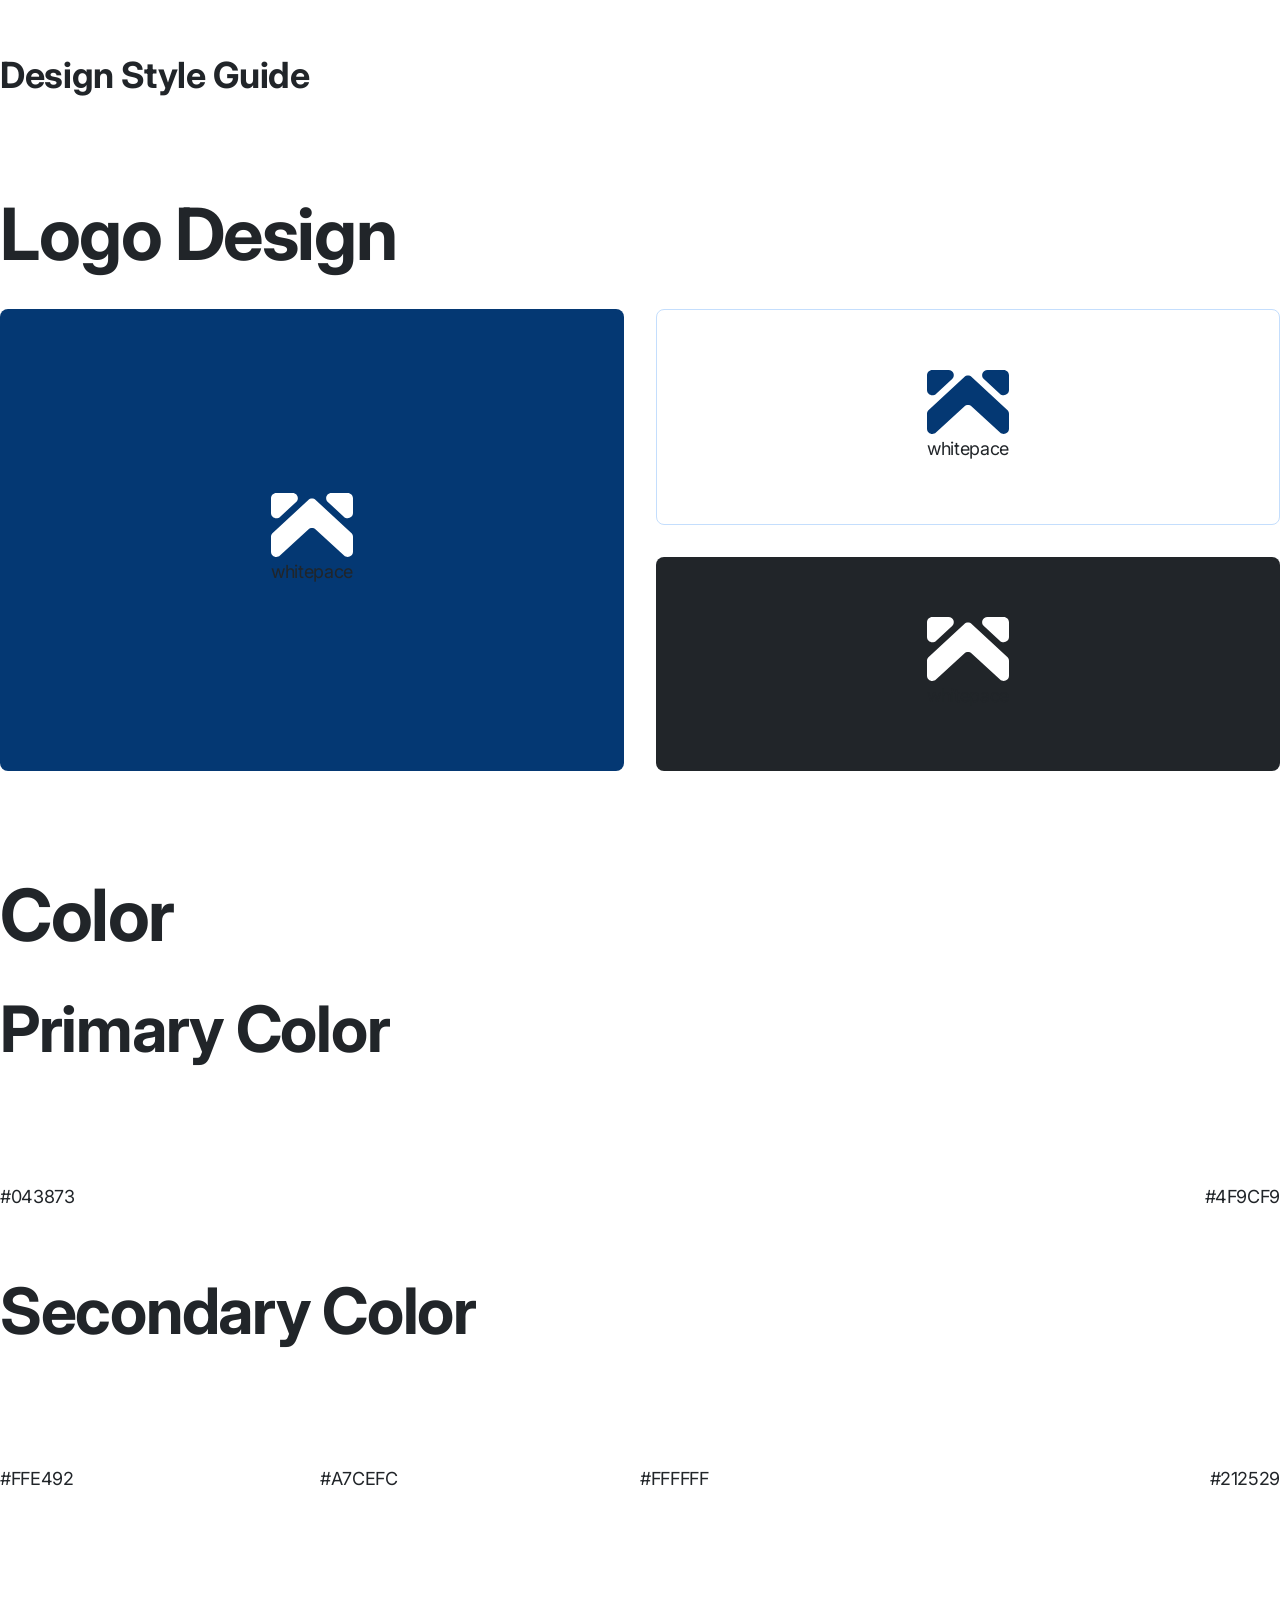
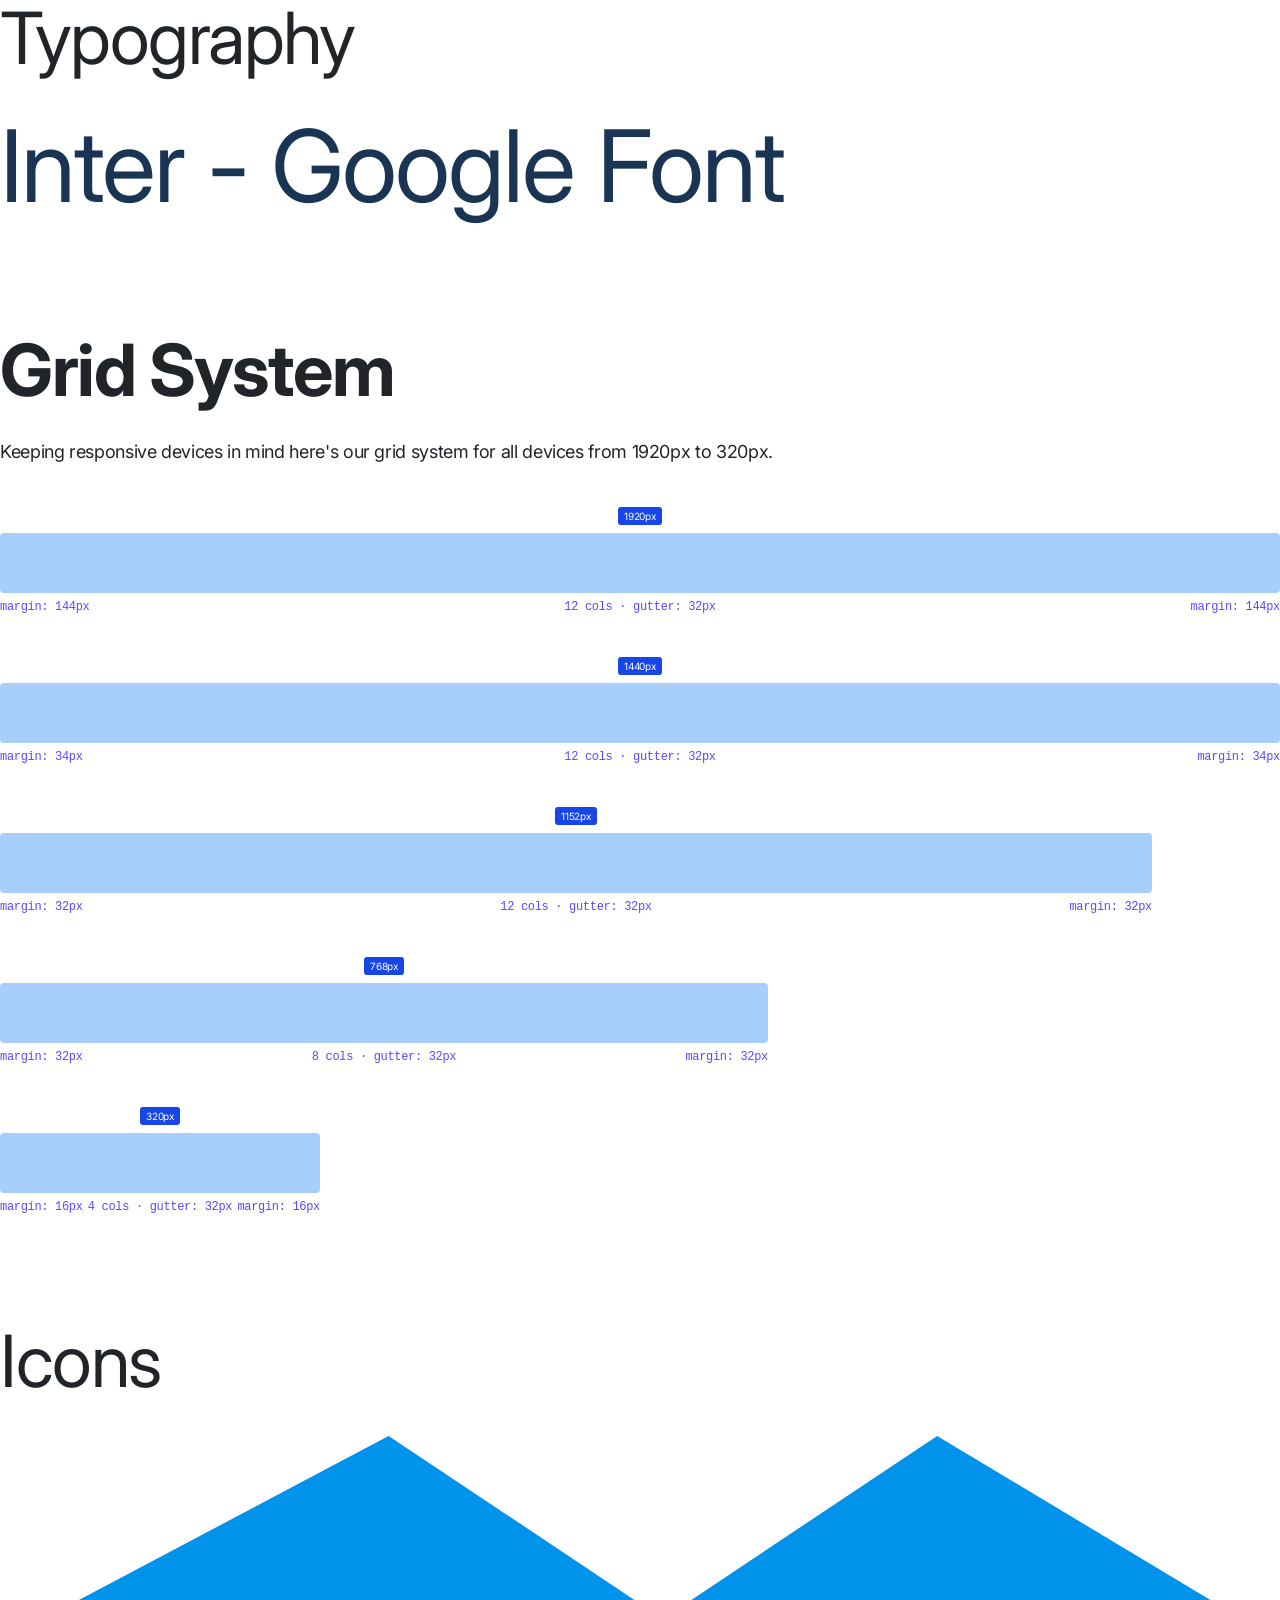
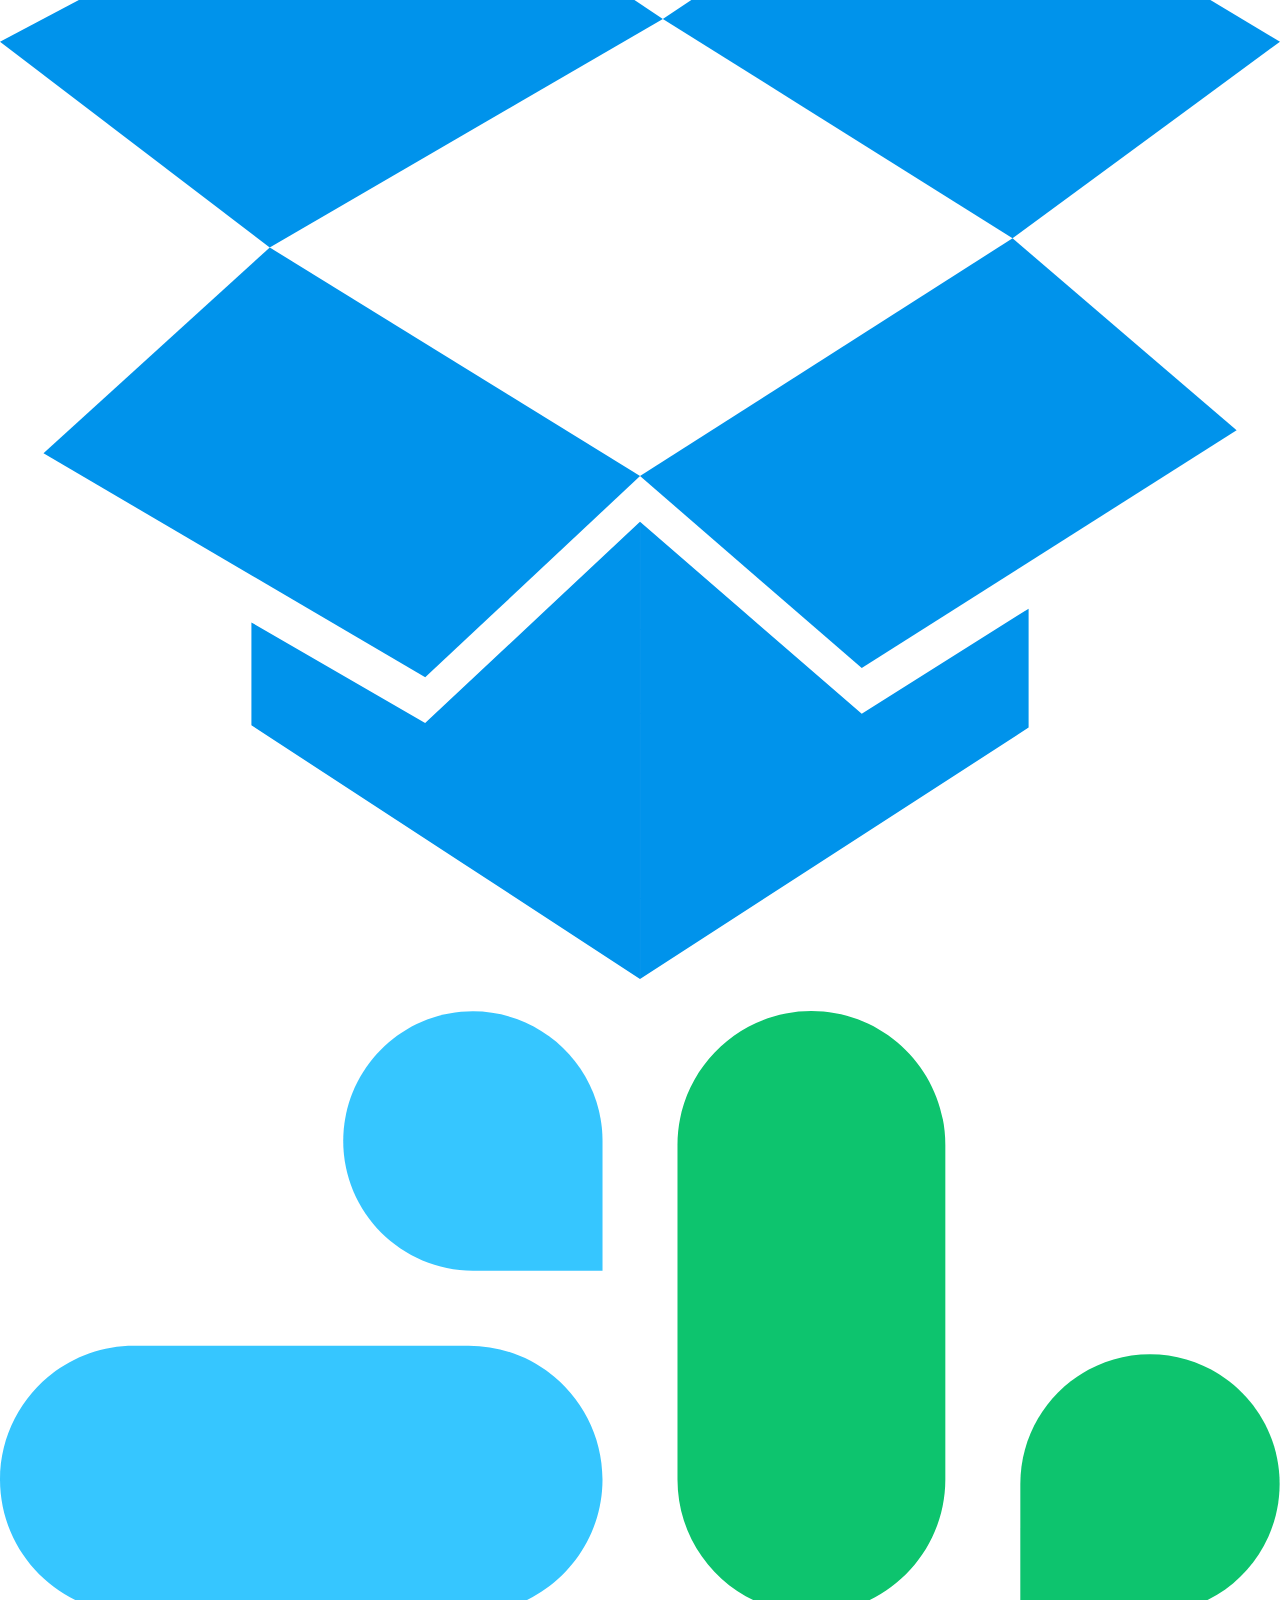
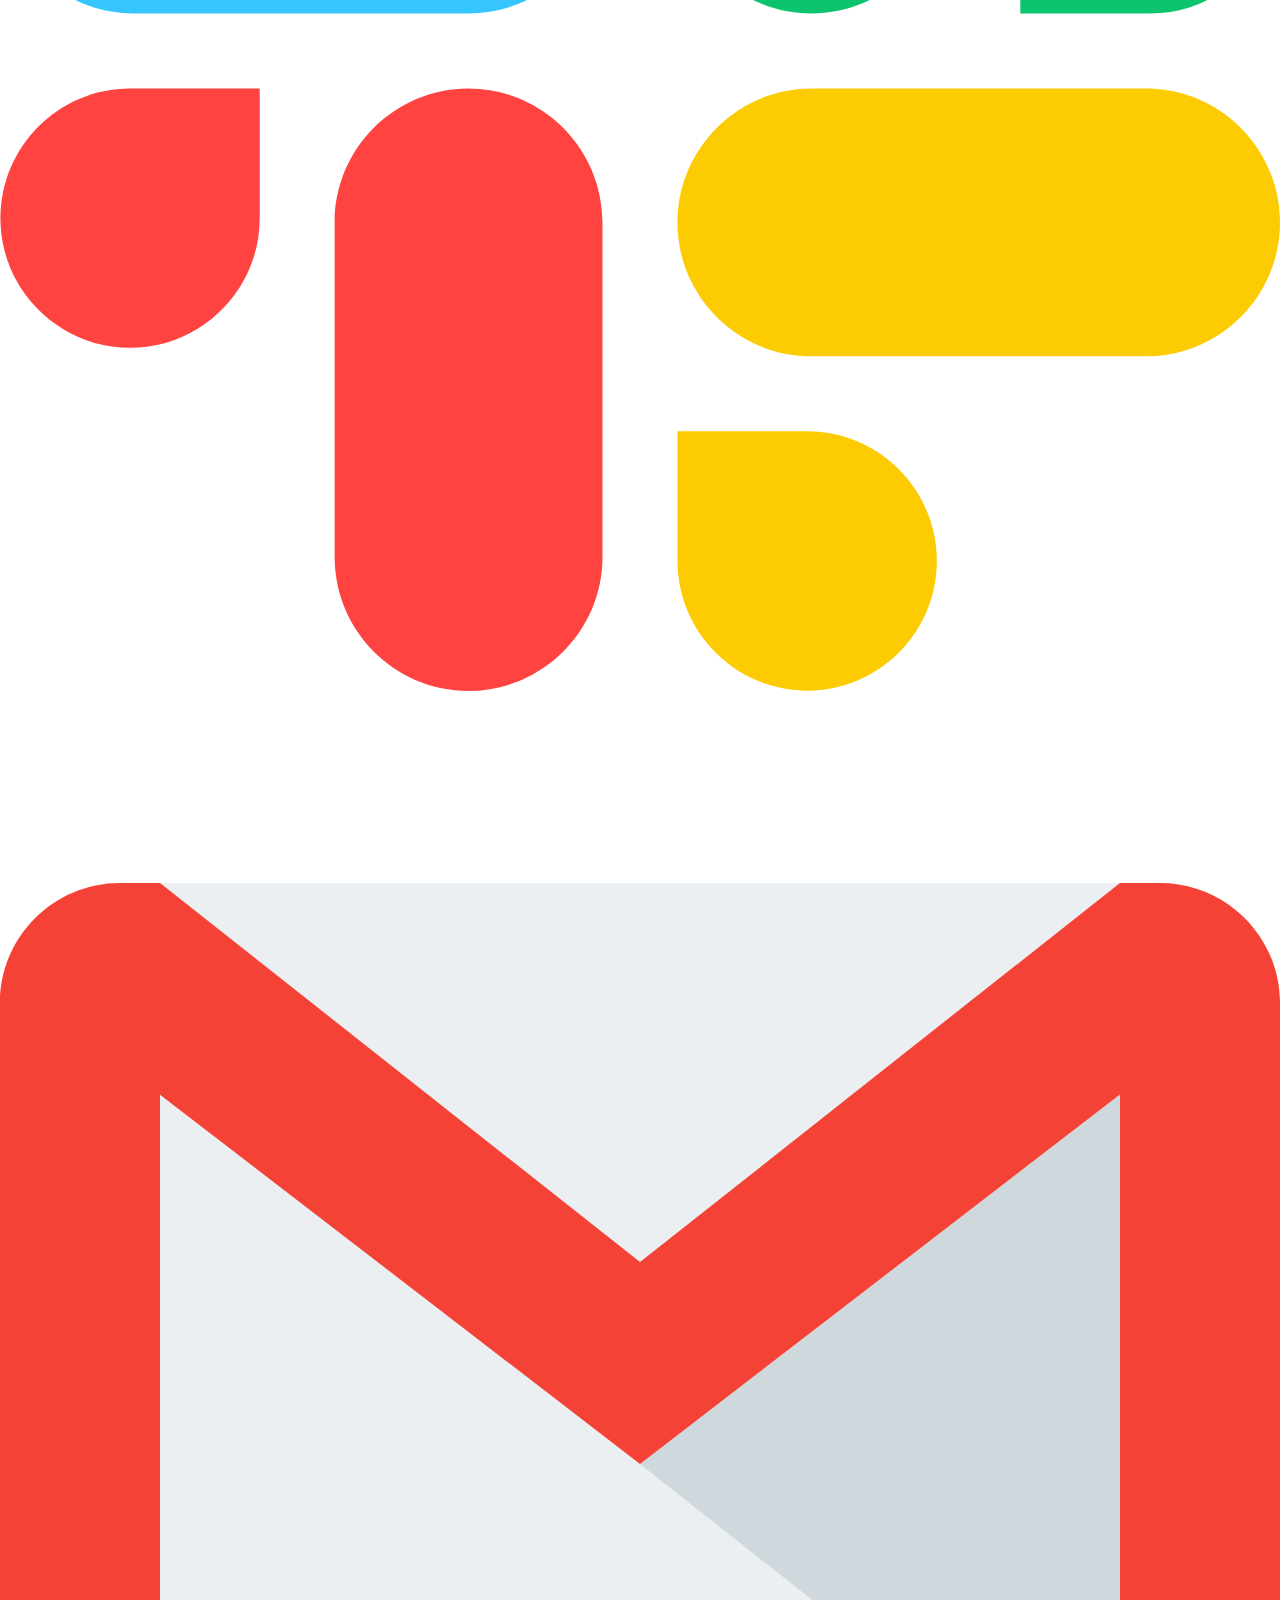
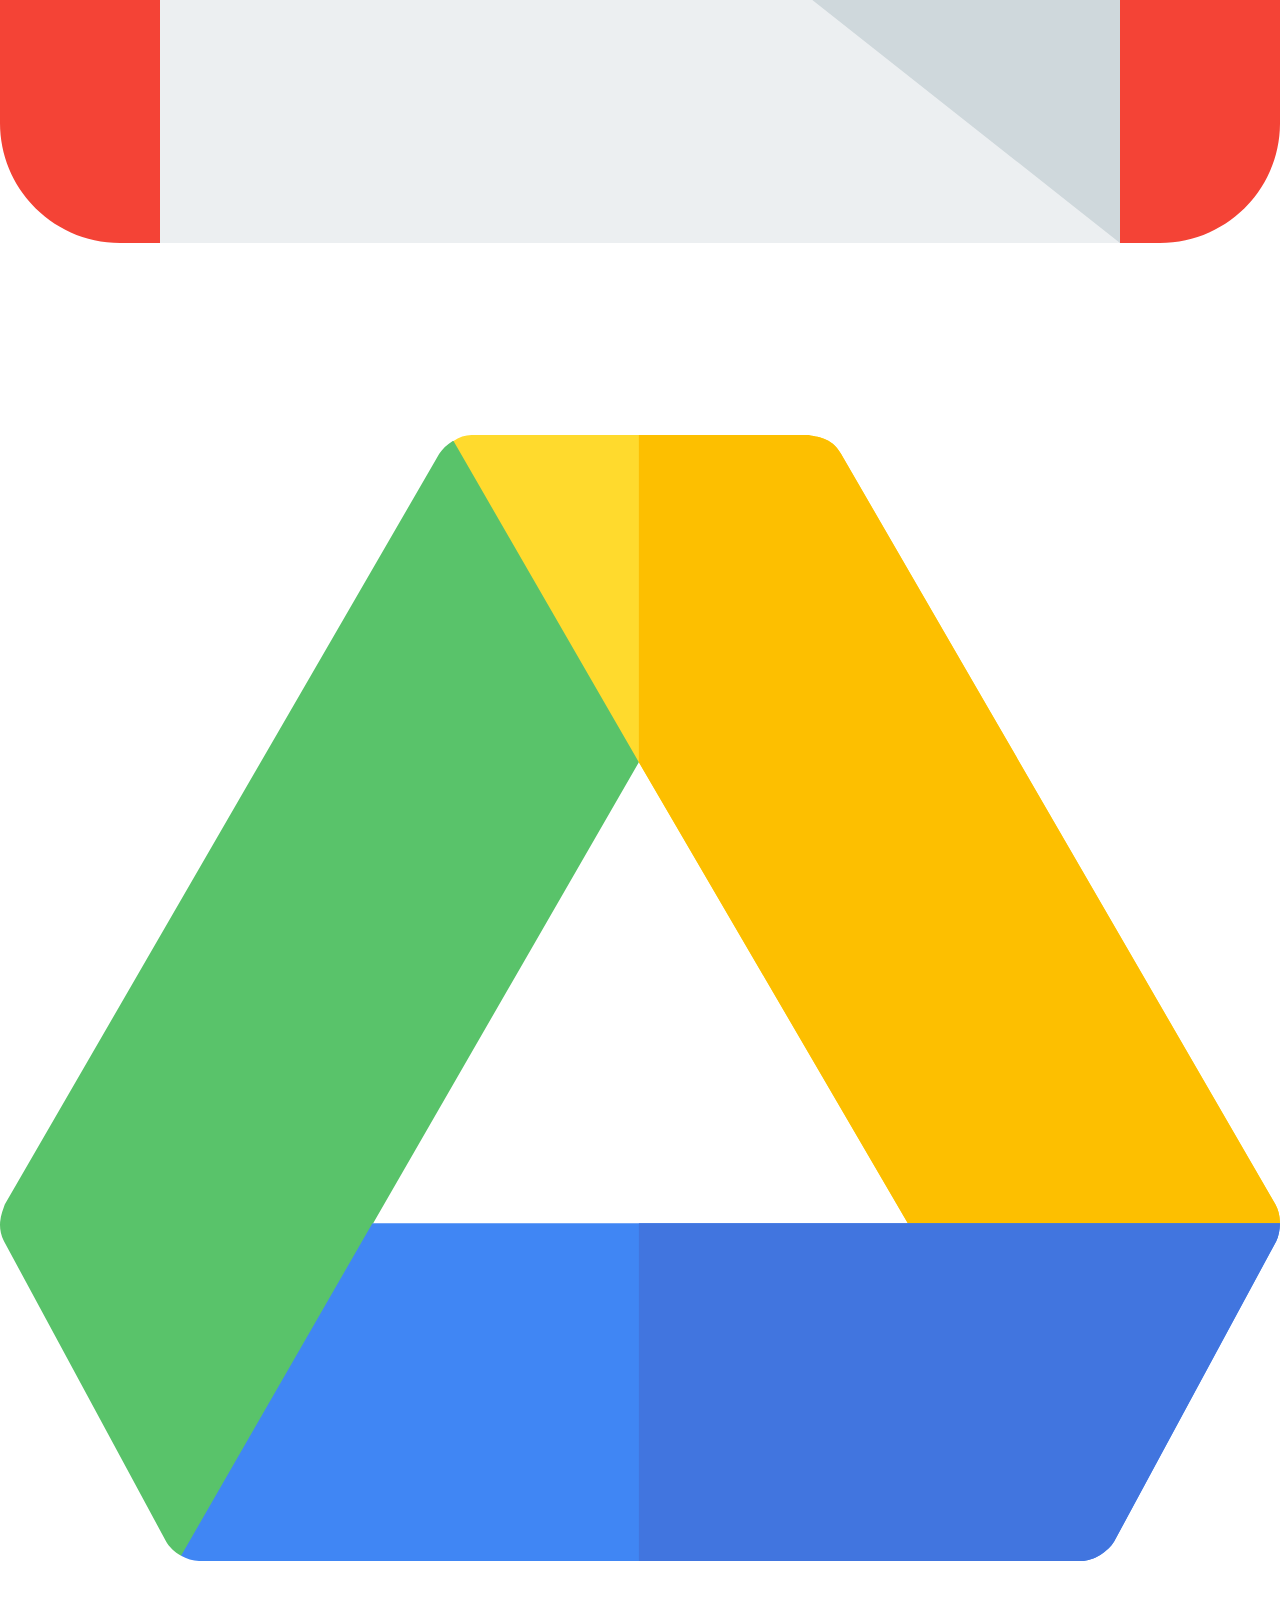
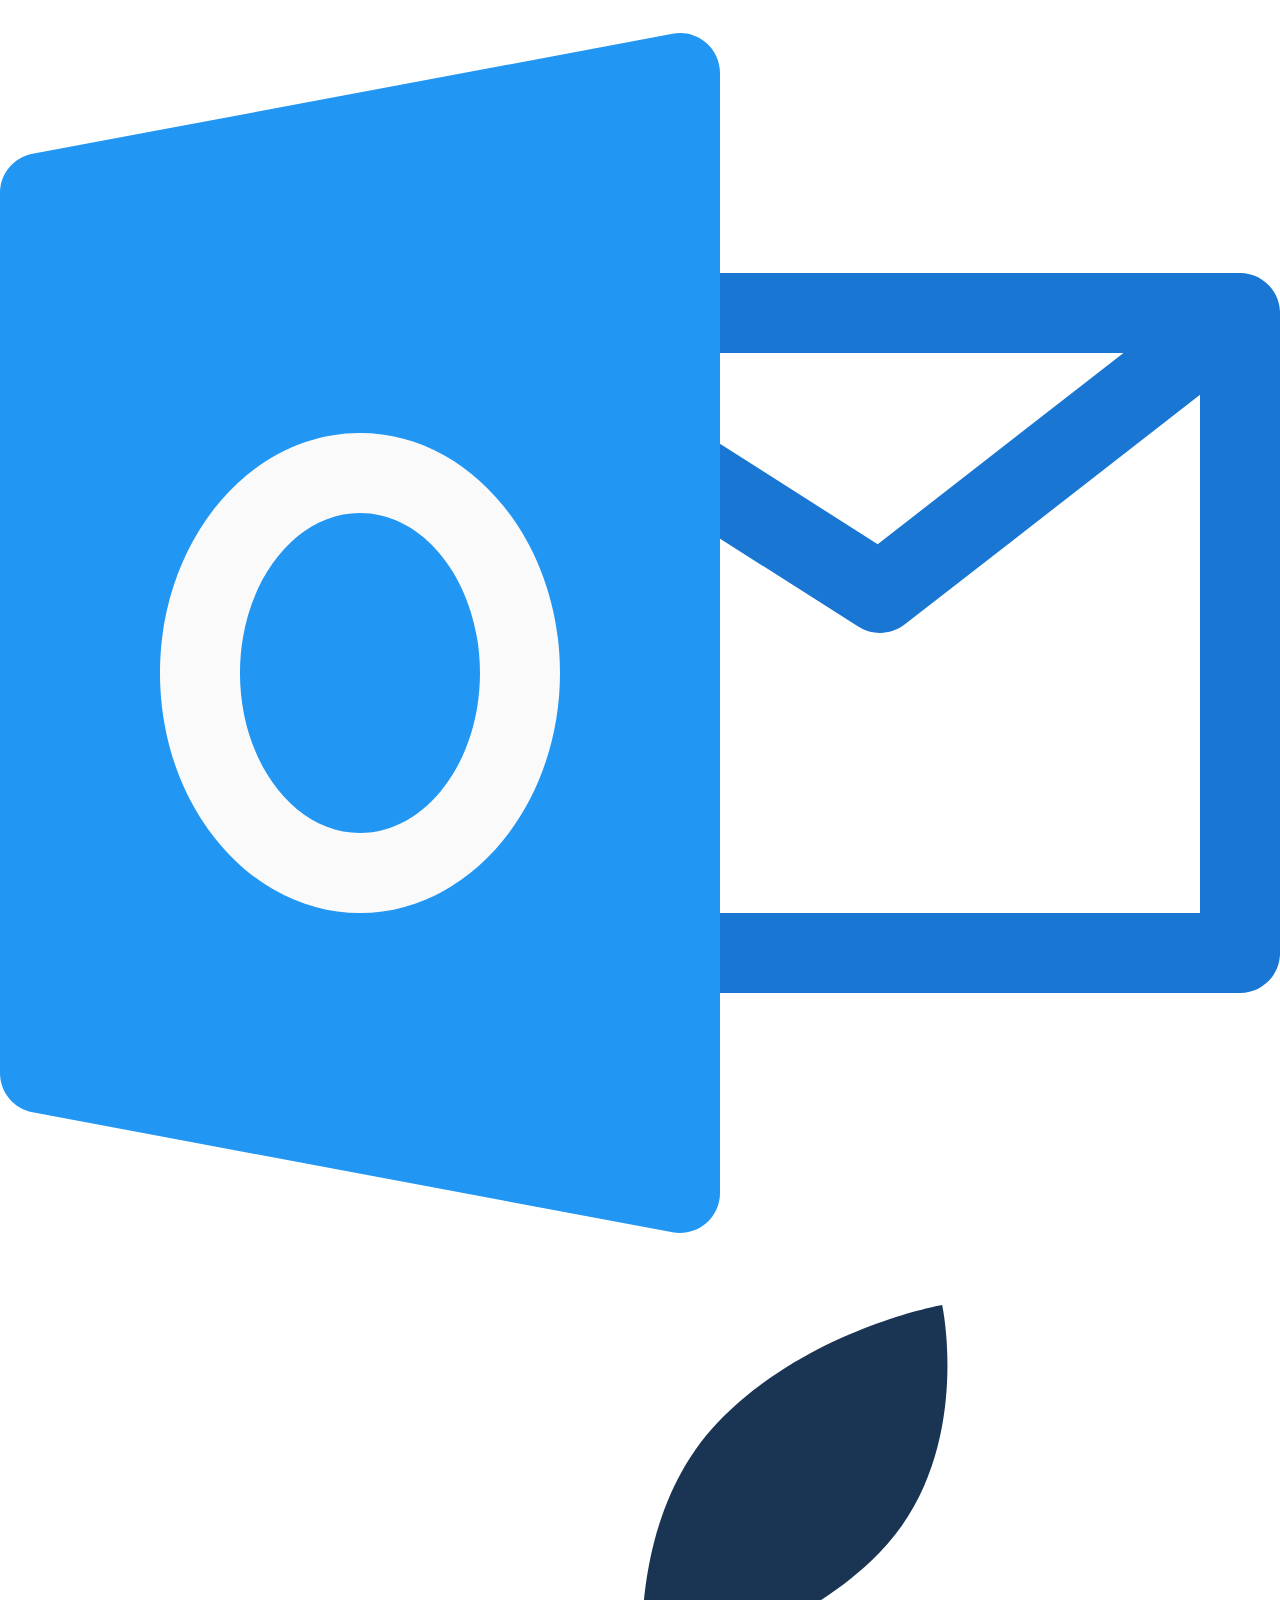
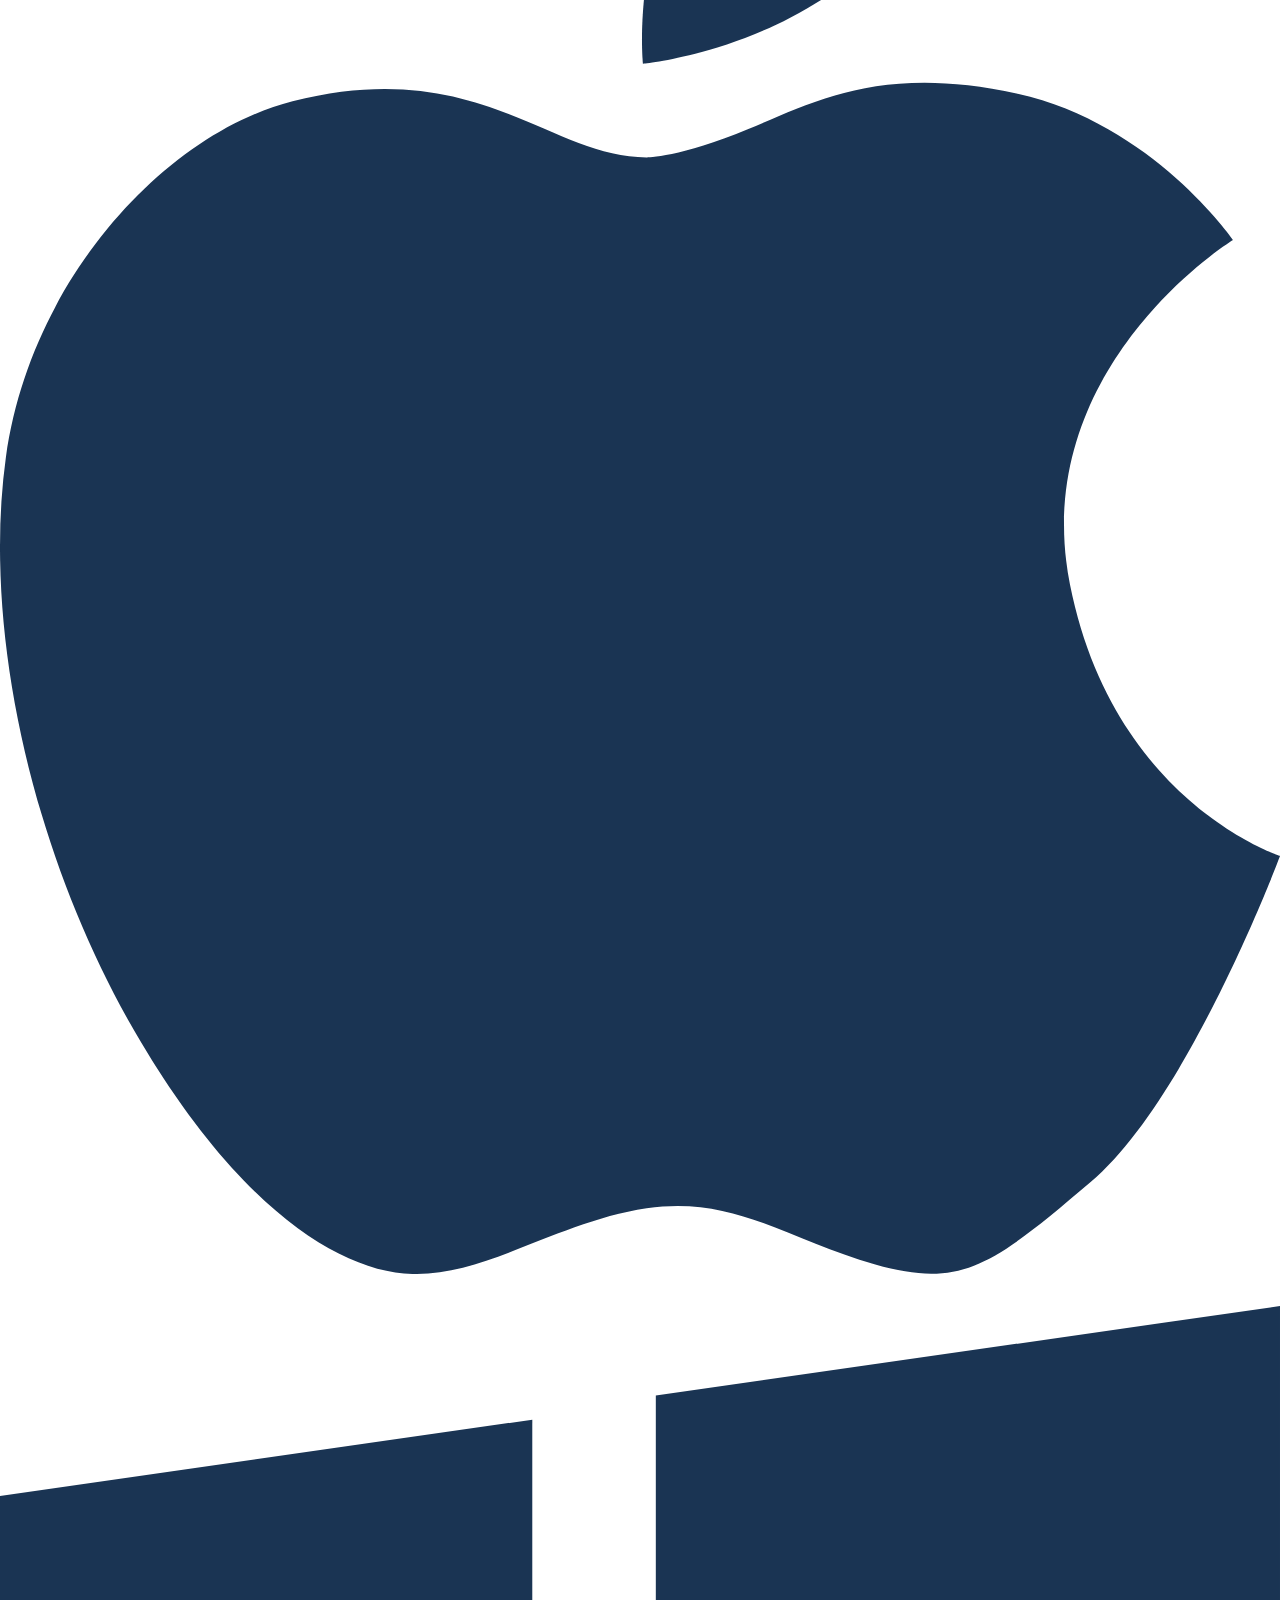
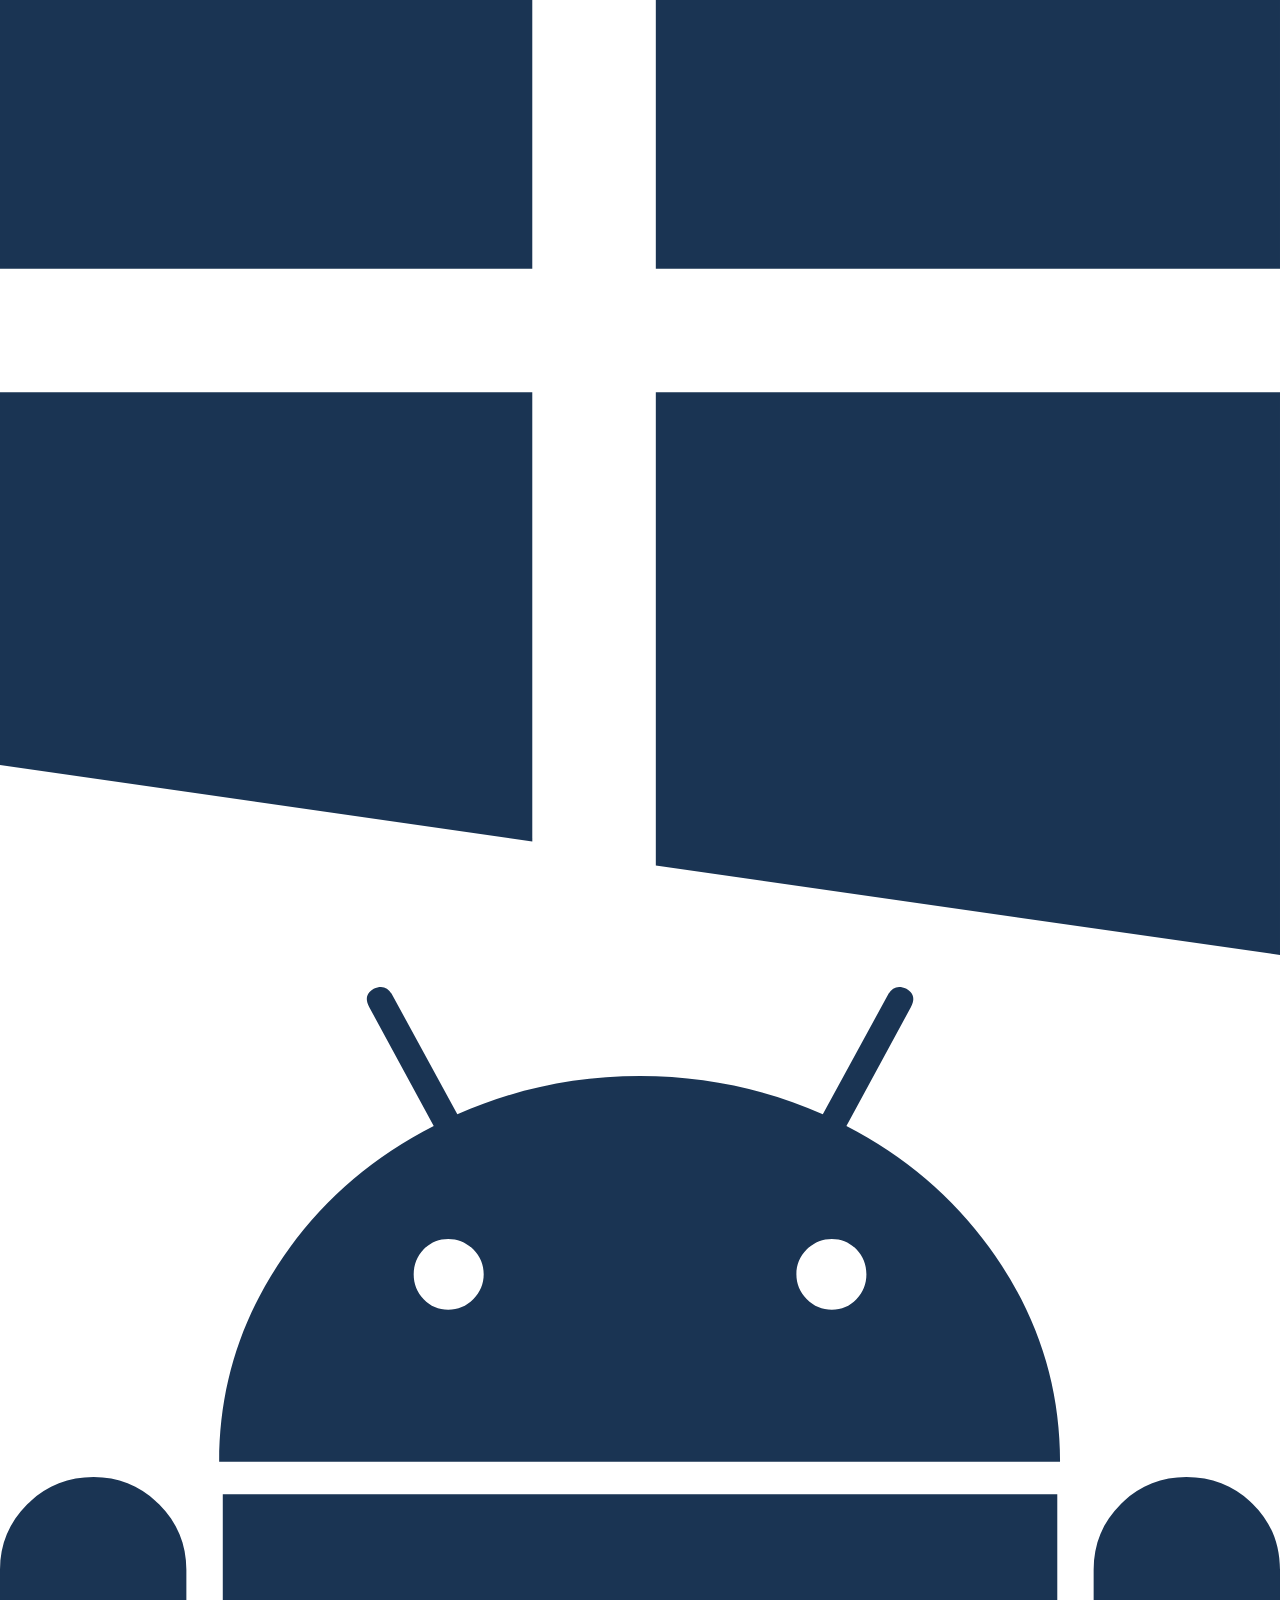
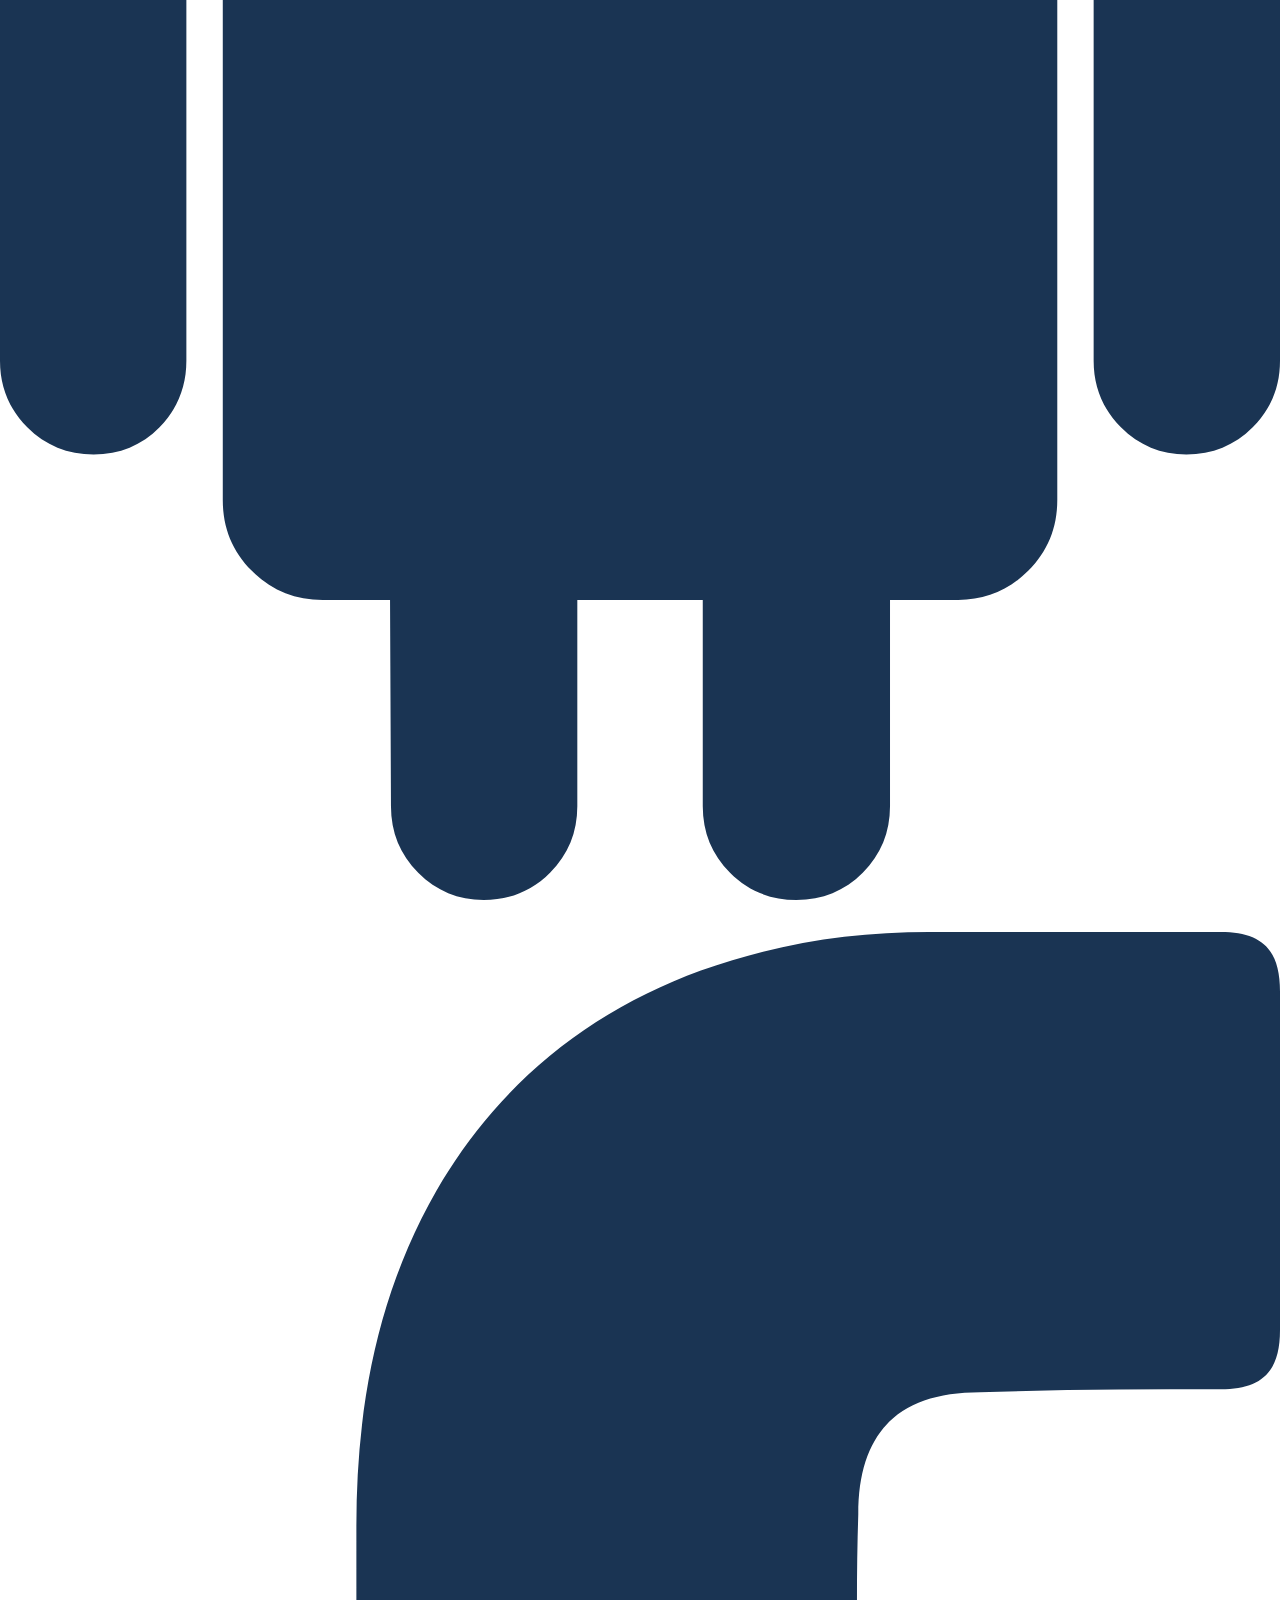
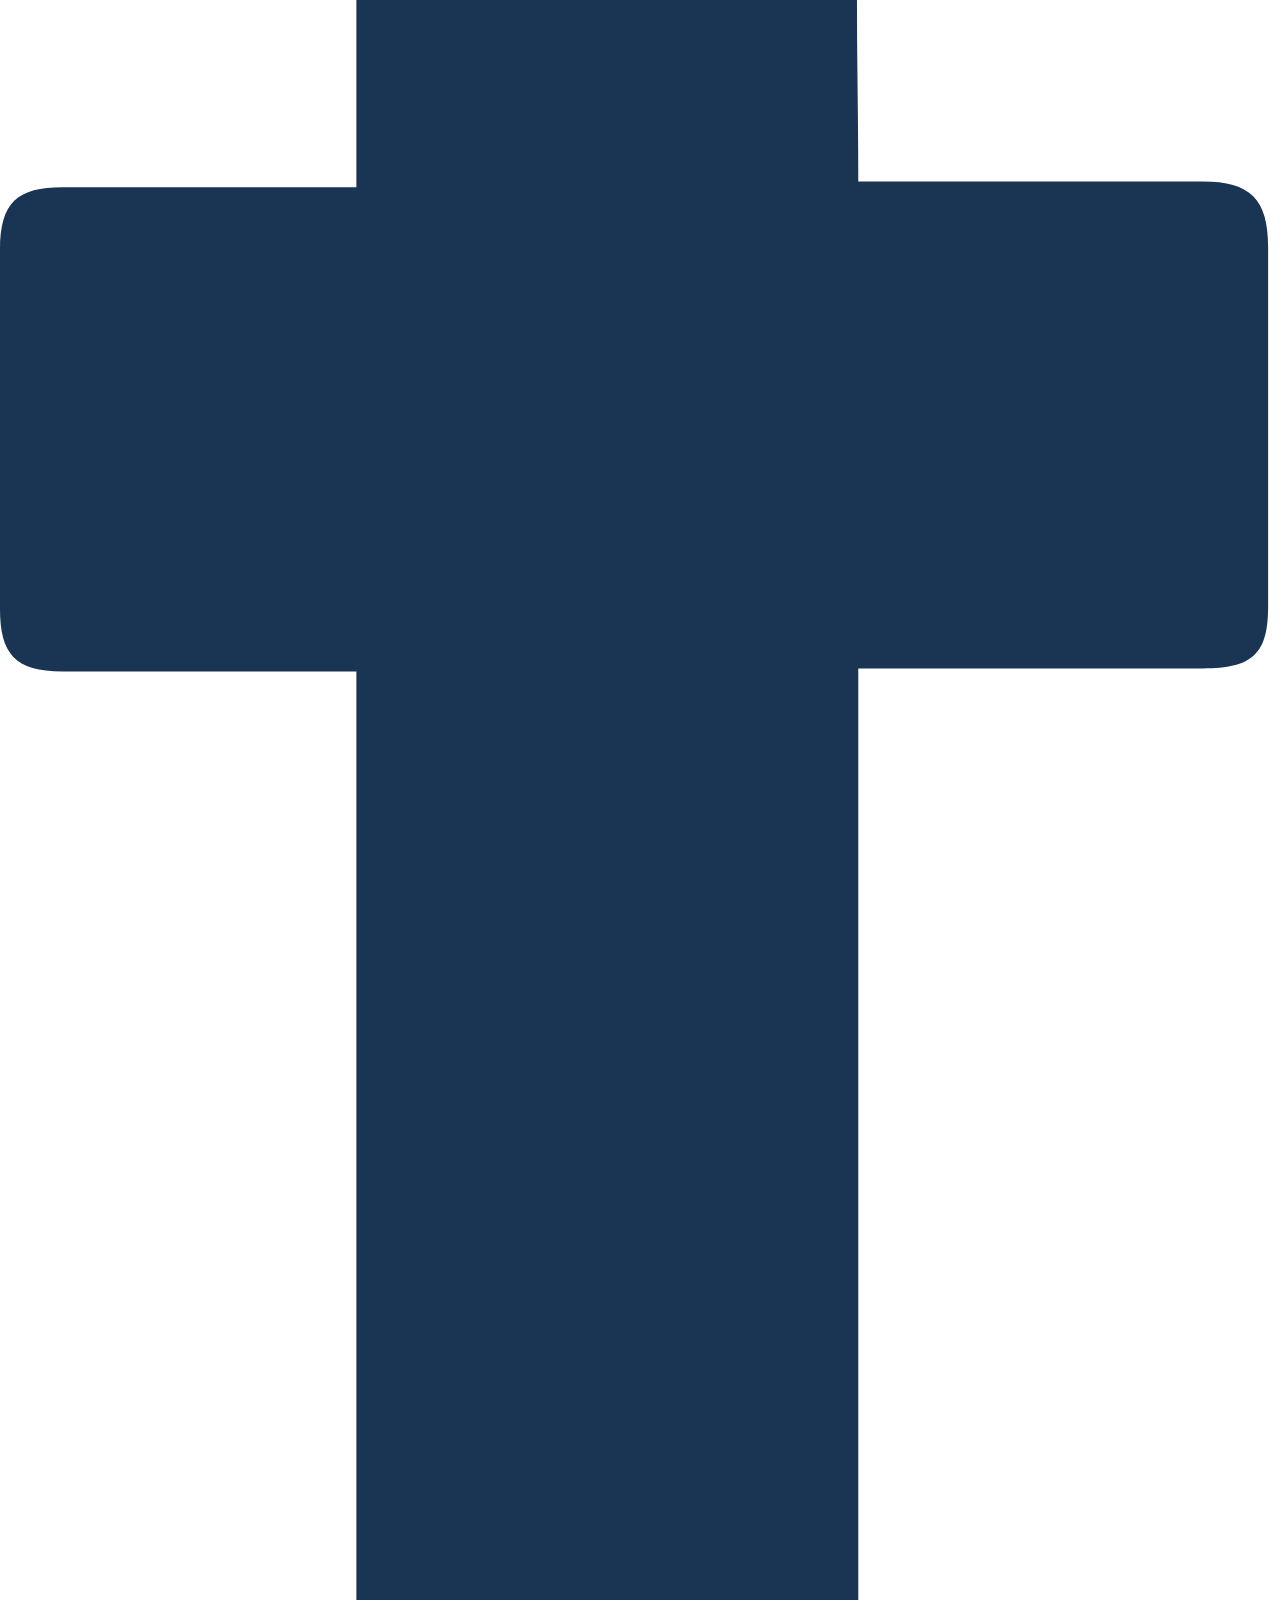
<file: index.html>
<!DOCTYPE html>
<html lang="en">
<head>
  <meta charset="UTF-8">
  <meta name="viewport" content="width=device-width, initial-scale=1.0">
  <title>Whitepace — Design Style Guide</title>
  <link rel="preconnect" href="https://fonts.googleapis.com">
  <link rel="preconnect" href="https://fonts.gstatic.com" crossorigin>
  <link href="https://fonts.googleapis.com/css2?family=Inter:wght@300;400;500;600;700&display=swap" rel="stylesheet">
  <link rel="stylesheet" href="css/tokens.css">
  <link rel="stylesheet" href="css/components.css">
</head>
<body>

  <!-- ============================================================
       DESIGN STYLE GUIDE — Whitepace
       Figma frame: Design System (node 107:72537)
       ============================================================ -->

  <div class="container" style="padding-top: var(--spacing-3xl); padding-bottom: var(--spacing-4xl);">

    <!-- Title -->
    <h1 class="text-display" data-figma-node="107:72935"
        style="margin-bottom: var(--spacing-4xl);">
      Design Style Guide
    </h1>


    <!-- ===================== LOGO DESIGN ===================== -->
    <section data-figma-node="107:72539" style="margin-bottom: var(--spacing-4xl);">

      <h2 class="text-h1" data-figma-node="107:72783"
          style="margin-bottom: var(--spacing-xl);">
        Logo Design
      </h2>

      <div style="display: grid; grid-template-columns: 1fr 1fr; gap: var(--spacing-xl);">

        <!-- Logo on primary background -->
        <div data-figma-node="107:72540"
             style="background-color: var(--color-primary);
                    display: flex; align-items: center; justify-content: center;
                    padding: var(--spacing-4xl); border-radius: var(--radius-md);
                    grid-row: span 2;">
          <div class="logo" data-figma-node="107:72543">
            <img class="logo__icon" src="assets/logo-white.svg" alt="Whitepace icon">
            <span class="logo__text">whitepace</span>
          </div>
        </div>

        <!-- Logo on white background -->
        <div data-figma-node="107:72541"
             style="background-color: var(--color-white);
                    border: 1px solid var(--color-primary-100);
                    display: flex; align-items: center; justify-content: center;
                    padding: var(--spacing-3xl); border-radius: var(--radius-md);">
          <div class="logo logo--on-light" data-figma-node="107:72561">
            <img class="logo__icon" src="assets/logo-dark.svg" alt="Whitepace icon">
            <span class="logo__text">whitepace</span>
          </div>
        </div>

        <!-- Logo on dark background -->
        <div data-figma-node="107:72542"
             style="background-color: var(--color-dark);
                    display: flex; align-items: center; justify-content: center;
                    padding: var(--spacing-3xl); border-radius: var(--radius-md);">
          <div class="logo" data-figma-node="107:72552">
            <img class="logo__icon" src="assets/logo-white.svg" alt="Whitepace icon">
            <span class="logo__text">whitepace</span>
          </div>
        </div>

      </div>
    </section>


    <!-- ===================== COLOR ===================== -->
    <section data-figma-node="107:72570" style="margin-bottom: var(--spacing-4xl);">

      <h2 class="text-h1" data-figma-node="107:72571"
          style="margin-bottom: var(--spacing-xl);">
        Color
      </h2>

      <!-- Primary Color -->
      <div style="margin-bottom: var(--spacing-3xl);">
        <h3 class="text-h2" data-figma-node="107:72572"
            style="margin-bottom: var(--spacing-lg);">
          Primary Color
        </h3>

        <div style="display: grid; grid-template-columns: 1fr 1fr; gap: 0;">
          <!-- #043873 swatch -->
          <div data-figma-node="107:72580"
               class="swatch swatch--primary"
               style="height: 83px; border-radius: var(--radius-sm) 0 0 var(--radius-sm);">
          </div>
          <!-- #4F9CF9 swatch -->
          <div data-figma-node="107:72585"
               class="swatch swatch--primary-light"
               style="height: 83px; border-radius: 0 var(--radius-sm) var(--radius-sm) 0;">
          </div>
        </div>

        <div style="display: flex; justify-content: space-between; margin-top: var(--spacing-sm);">
          <span class="text-label" data-figma-node="107:72574">#043873</span>
          <span class="text-label" data-figma-node="107:72578">#4F9CF9</span>
        </div>
      </div>

      <!-- Secondary Color -->
      <div>
        <h3 class="text-h2" data-figma-node="107:72573"
            style="margin-bottom: var(--spacing-lg);">
          Secondary Color
        </h3>

        <div style="display: grid; grid-template-columns: 1fr 1fr 1fr 1fr; gap: 0;">
          <div data-figma-node="107:72581" class="swatch swatch--yellow"
               style="height: 83px; border-radius: var(--radius-sm) 0 0 var(--radius-sm);"></div>
          <div data-figma-node="107:72583" class="swatch swatch--sky"
               style="height: 83px;"></div>
          <div data-figma-node="107:72582" class="swatch swatch--white"
               style="height: 83px;"></div>
          <div data-figma-node="107:72584" class="swatch swatch--dark"
               style="height: 83px; border-radius: 0 var(--radius-sm) var(--radius-sm) 0;"></div>
        </div>

        <div style="display: grid; grid-template-columns: 1fr 1fr 1fr 1fr; margin-top: var(--spacing-sm);">
          <span class="text-label" data-figma-node="107:72575">#FFE492</span>
          <span class="text-label" data-figma-node="107:72576">#A7CEFC</span>
          <span class="text-label" data-figma-node="107:72577">#FFFFFF</span>
          <span class="text-label" data-figma-node="107:72579" style="text-align: right;">#212529</span>
        </div>
      </div>
    </section>


    <!-- ===================== TYPOGRAPHY ===================== -->
    <section data-figma-node="107:72586" style="margin-bottom: var(--spacing-4xl);">

      <h2 class="text-h1" data-figma-node="107:72587"
          style="font-weight: var(--font-weight-medium); margin-bottom: var(--spacing-lg);">
        Typography
      </h2>

      <p data-figma-node="107:72588"
         style="font-family: var(--font-primary);
                font-weight: var(--font-weight-light);
                font-size: 100px;
                line-height: normal;
                letter-spacing: -2px;
                color: var(--color-text-primary);">
        Inter - Google Font
      </p>
    </section>


    <!-- ===================== GRID SYSTEM ===================== -->
    <section data-figma-node="107:72589" style="margin-bottom: var(--spacing-4xl);">

      <h2 class="text-h1" data-figma-node="107:72593"
          style="margin-bottom: var(--spacing-lg);">
        Grid System
      </h2>

      <p class="text-h3" data-figma-node="107:72594"
         style="margin-bottom: var(--spacing-xl); max-width: 900px;">
        Keeping responsive devices in mind here's our grid system for all devices from 1920px to 320px.
      </p>

      <div style="display: flex; flex-direction: column; gap: var(--spacing-xl);">

        <!-- 1920px grid -->
        <div>
          <div style="text-align: center; margin-bottom: var(--spacing-xs);">
            <span class="text-small" style="background-color: #1745E8; color: var(--color-white);
                  padding: 3px 6px; border-radius: 3px; font-weight: var(--font-weight-bold); font-size: 10px;">
              1920px
            </span>
          </div>
          <div data-figma-node="107:72596" style="
            display: flex; gap: var(--grid-gutter); height: 60px;
            background-color: var(--color-secondary-sky); padding: 0 var(--grid-margin-xl);
            border-radius: var(--radius-sm); max-width: 100%; overflow: hidden;">
            <div class="grid-demo__col"></div><div class="grid-demo__col"></div>
            <div class="grid-demo__col"></div><div class="grid-demo__col"></div>
            <div class="grid-demo__col"></div><div class="grid-demo__col"></div>
            <div class="grid-demo__col"></div><div class="grid-demo__col"></div>
            <div class="grid-demo__col"></div><div class="grid-demo__col"></div>
            <div class="grid-demo__col"></div><div class="grid-demo__col"></div>
          </div>
          <div style="display: flex; justify-content: space-between; margin-top: var(--spacing-xs);">
            <span class="text-small" style="color: #5B47FF; font-family: 'Roboto Mono', monospace; font-size: 12px;">margin: 144px</span>
            <span class="text-small" style="color: #5B47FF; font-family: 'Roboto Mono', monospace; font-size: 12px;">12 cols · gutter: 32px</span>
            <span class="text-small" style="color: #5B47FF; font-family: 'Roboto Mono', monospace; font-size: 12px;">margin: 144px</span>
          </div>
        </div>

        <!-- 1440px grid -->
        <div>
          <div style="text-align: center; margin-bottom: var(--spacing-xs);">
            <span class="text-small" style="background-color: #1745E8; color: var(--color-white);
                  padding: 3px 6px; border-radius: 3px; font-weight: var(--font-weight-bold); font-size: 10px;">
              1440px
            </span>
          </div>
          <div data-figma-node="107:72637" style="
            display: flex; gap: var(--grid-gutter); height: 60px;
            background-color: var(--color-secondary-sky); padding: 0 var(--grid-margin-lg);
            border-radius: var(--radius-sm); max-width: 1440px;">
            <div class="grid-demo__col"></div><div class="grid-demo__col"></div>
            <div class="grid-demo__col"></div><div class="grid-demo__col"></div>
            <div class="grid-demo__col"></div><div class="grid-demo__col"></div>
            <div class="grid-demo__col"></div><div class="grid-demo__col"></div>
            <div class="grid-demo__col"></div><div class="grid-demo__col"></div>
            <div class="grid-demo__col"></div><div class="grid-demo__col"></div>
          </div>
          <div style="display: flex; justify-content: space-between; margin-top: var(--spacing-xs); max-width: 1440px;">
            <span class="text-small" style="color: #5B47FF; font-family: 'Roboto Mono', monospace; font-size: 12px;">margin: 34px</span>
            <span class="text-small" style="color: #5B47FF; font-family: 'Roboto Mono', monospace; font-size: 12px;">12 cols · gutter: 32px</span>
            <span class="text-small" style="color: #5B47FF; font-family: 'Roboto Mono', monospace; font-size: 12px;">margin: 34px</span>
          </div>
        </div>

        <!-- 1152px grid -->
        <div>
          <div style="text-align: center; margin-bottom: var(--spacing-xs); max-width: 1152px;">
            <span class="text-small" style="background-color: #1745E8; color: var(--color-white);
                  padding: 3px 6px; border-radius: 3px; font-weight: var(--font-weight-bold); font-size: 10px;">
              1152px
            </span>
          </div>
          <div data-figma-node="107:72679" style="
            display: flex; gap: var(--grid-gutter); height: 60px;
            background-color: var(--color-secondary-sky); padding: 0 var(--grid-margin-md);
            border-radius: var(--radius-sm); max-width: 1152px;">
            <div class="grid-demo__col"></div><div class="grid-demo__col"></div>
            <div class="grid-demo__col"></div><div class="grid-demo__col"></div>
            <div class="grid-demo__col"></div><div class="grid-demo__col"></div>
            <div class="grid-demo__col"></div><div class="grid-demo__col"></div>
            <div class="grid-demo__col"></div><div class="grid-demo__col"></div>
            <div class="grid-demo__col"></div><div class="grid-demo__col"></div>
          </div>
          <div style="display: flex; justify-content: space-between; margin-top: var(--spacing-xs); max-width: 1152px;">
            <span class="text-small" style="color: #5B47FF; font-family: 'Roboto Mono', monospace; font-size: 12px;">margin: 32px</span>
            <span class="text-small" style="color: #5B47FF; font-family: 'Roboto Mono', monospace; font-size: 12px;">12 cols · gutter: 32px</span>
            <span class="text-small" style="color: #5B47FF; font-family: 'Roboto Mono', monospace; font-size: 12px;">margin: 32px</span>
          </div>
        </div>

        <!-- 768px grid -->
        <div>
          <div style="text-align: center; margin-bottom: var(--spacing-xs); max-width: 768px;">
            <span class="text-small" style="background-color: #1745E8; color: var(--color-white);
                  padding: 3px 6px; border-radius: 3px; font-weight: var(--font-weight-bold); font-size: 10px;">
              768px
            </span>
          </div>
          <div data-figma-node="107:72721" style="
            display: flex; gap: var(--grid-gutter); height: 60px;
            background-color: var(--color-secondary-sky); padding: 0 var(--grid-margin-sm);
            border-radius: var(--radius-sm); max-width: 768px;">
            <div class="grid-demo__col"></div><div class="grid-demo__col"></div>
            <div class="grid-demo__col"></div><div class="grid-demo__col"></div>
            <div class="grid-demo__col"></div><div class="grid-demo__col"></div>
            <div class="grid-demo__col"></div><div class="grid-demo__col"></div>
          </div>
          <div style="display: flex; justify-content: space-between; margin-top: var(--spacing-xs); max-width: 768px;">
            <span class="text-small" style="color: #5B47FF; font-family: 'Roboto Mono', monospace; font-size: 12px;">margin: 32px</span>
            <span class="text-small" style="color: #5B47FF; font-family: 'Roboto Mono', monospace; font-size: 12px;">8 cols · gutter: 32px</span>
            <span class="text-small" style="color: #5B47FF; font-family: 'Roboto Mono', monospace; font-size: 12px;">margin: 32px</span>
          </div>
        </div>

        <!-- 320px grid -->
        <div>
          <div style="text-align: center; margin-bottom: var(--spacing-xs); max-width: 320px;">
            <span class="text-small" style="background-color: #1745E8; color: var(--color-white);
                  padding: 3px 6px; border-radius: 3px; font-weight: var(--font-weight-bold); font-size: 10px;">
              320px
            </span>
          </div>
          <div data-figma-node="107:72759" style="
            display: flex; gap: var(--grid-gutter); height: 60px;
            background-color: var(--color-secondary-sky); padding: 0 var(--grid-margin-xs);
            border-radius: var(--radius-sm); max-width: 320px;">
            <div class="grid-demo__col"></div><div class="grid-demo__col"></div>
            <div class="grid-demo__col"></div><div class="grid-demo__col"></div>
          </div>
          <div style="display: flex; justify-content: space-between; margin-top: var(--spacing-xs); max-width: 320px;">
            <span class="text-small" style="color: #5B47FF; font-family: 'Roboto Mono', monospace; font-size: 12px;">margin: 16px</span>
            <span class="text-small" style="color: #5B47FF; font-family: 'Roboto Mono', monospace; font-size: 12px;">4 cols · gutter: 32px</span>
            <span class="text-small" style="color: #5B47FF; font-family: 'Roboto Mono', monospace; font-size: 12px;">margin: 16px</span>
          </div>
        </div>
      </div>
    </section>


    <!-- ===================== ICONS ===================== -->
    <section data-figma-node="107:72785" style="margin-bottom: var(--spacing-4xl);">

      <h2 class="text-h1" data-figma-node="107:72784"
          style="font-weight: var(--font-weight-semibold); margin-bottom: var(--spacing-xl);">
        Icons
      </h2>

      <div style="display: flex; flex-wrap: wrap; gap: var(--spacing-xl); align-items: center;">
        <img class="icon icon--lg" src="assets/icons/dropbox.svg"   alt="Dropbox"       data-figma-node="107:72835">
        <img class="icon icon--lg" src="assets/icons/slack.svg"     alt="Slack"          data-figma-node="107:72843">
        <img class="icon icon--lg" src="assets/icons/gmail.svg"     alt="Gmail"          data-figma-node="107:72831">
        <img class="icon icon--lg" src="assets/icons/google-drive.svg" alt="Google Drive" data-figma-node="107:72854">
        <img class="icon icon--lg" src="assets/icons/outlook.svg"   alt="Outlook"        data-figma-node="107:72882">
        <img class="icon icon--lg" src="assets/icons/apple.svg"     alt="Apple"          data-figma-node="107:72891">
        <img class="icon icon--lg" src="assets/icons/windows.svg"   alt="Windows"        data-figma-node="107:72896">
        <img class="icon icon--lg" src="assets/icons/android.svg"   alt="Android"        data-figma-node="107:72903">
        <img class="icon icon--lg" src="assets/icons/facebook.svg"  alt="Facebook"       data-figma-node="107:72913">
        <img class="icon icon--lg" src="assets/icons/twitter.svg"   alt="Twitter"        data-figma-node="107:72915">
        <img class="icon icon--lg" src="assets/icons/linkedin.svg"  alt="LinkedIn"       data-figma-node="107:72918">
      </div>
    </section>


    <!-- ===================== COMPONENTS PREVIEW ===================== -->
    <section style="margin-bottom: var(--spacing-4xl);">

      <h2 class="text-h1" style="margin-bottom: var(--spacing-xl);">
        Components
      </h2>

      <!-- Buttons -->
      <div style="margin-bottom: var(--spacing-xl);">
        <h3 class="text-h2" style="margin-bottom: var(--spacing-lg);">Buttons</h3>
        <div style="display: flex; flex-wrap: wrap; gap: var(--spacing-md); align-items: center;">
          <button class="btn btn-primary">Try Whitepace free</button>
          <button class="btn btn-secondary">Try Whitepace free</button>
          <button class="btn btn-outline">Try Whitepace free</button>
          <button class="btn btn-white">Try Whitepace free</button>
        </div>
      </div>

      <!-- Typography Scale -->
      <div style="margin-bottom: var(--spacing-xl);">
        <h3 class="text-h2" style="margin-bottom: var(--spacing-lg);">Typography Scale</h3>
        <div style="display: flex; flex-direction: column; gap: var(--spacing-md);">
          <p class="text-display" style="font-size: 64px; letter-spacing: -2.56px;">Display — 120px Bold</p>
          <p class="text-h1" style="font-size: 48px;">Heading 1 — 72px Regular</p>
          <p class="text-h2" style="font-size: 36px;">Heading 2 — 48px Regular</p>
          <p class="text-h3" style="font-size: 28px; line-height: 1.5;">Heading 3 — 36px Regular</p>
          <p class="text-label">Label — 24px Bold</p>
          <p class="text-body">Body — 18px Regular. Your whitepace is your own creative space to capture thoughts and ideas.</p>
          <p class="text-small">Small — 14px Regular</p>
        </div>
      </div>

      <!-- Cards -->
      <div>
        <h3 class="text-h2" style="margin-bottom: var(--spacing-lg);">Cards</h3>
        <div style="display: grid; grid-template-columns: repeat(3, 1fr); gap: var(--spacing-xl);">
          <div class="card">
            <h4 class="card__title">Default Card</h4>
            <p class="card__text">Background: --color-white</p>
          </div>
          <div class="card card--primary">
            <h4 class="card__title">Primary Card</h4>
            <p class="card__text">Background: --color-primary</p>
          </div>
          <div class="card card--dark">
            <h4 class="card__title">Dark Card</h4>
            <p class="card__text">Background: --color-dark</p>
          </div>
        </div>
      </div>
    </section>

  </div>

</body>
</html>
</file>
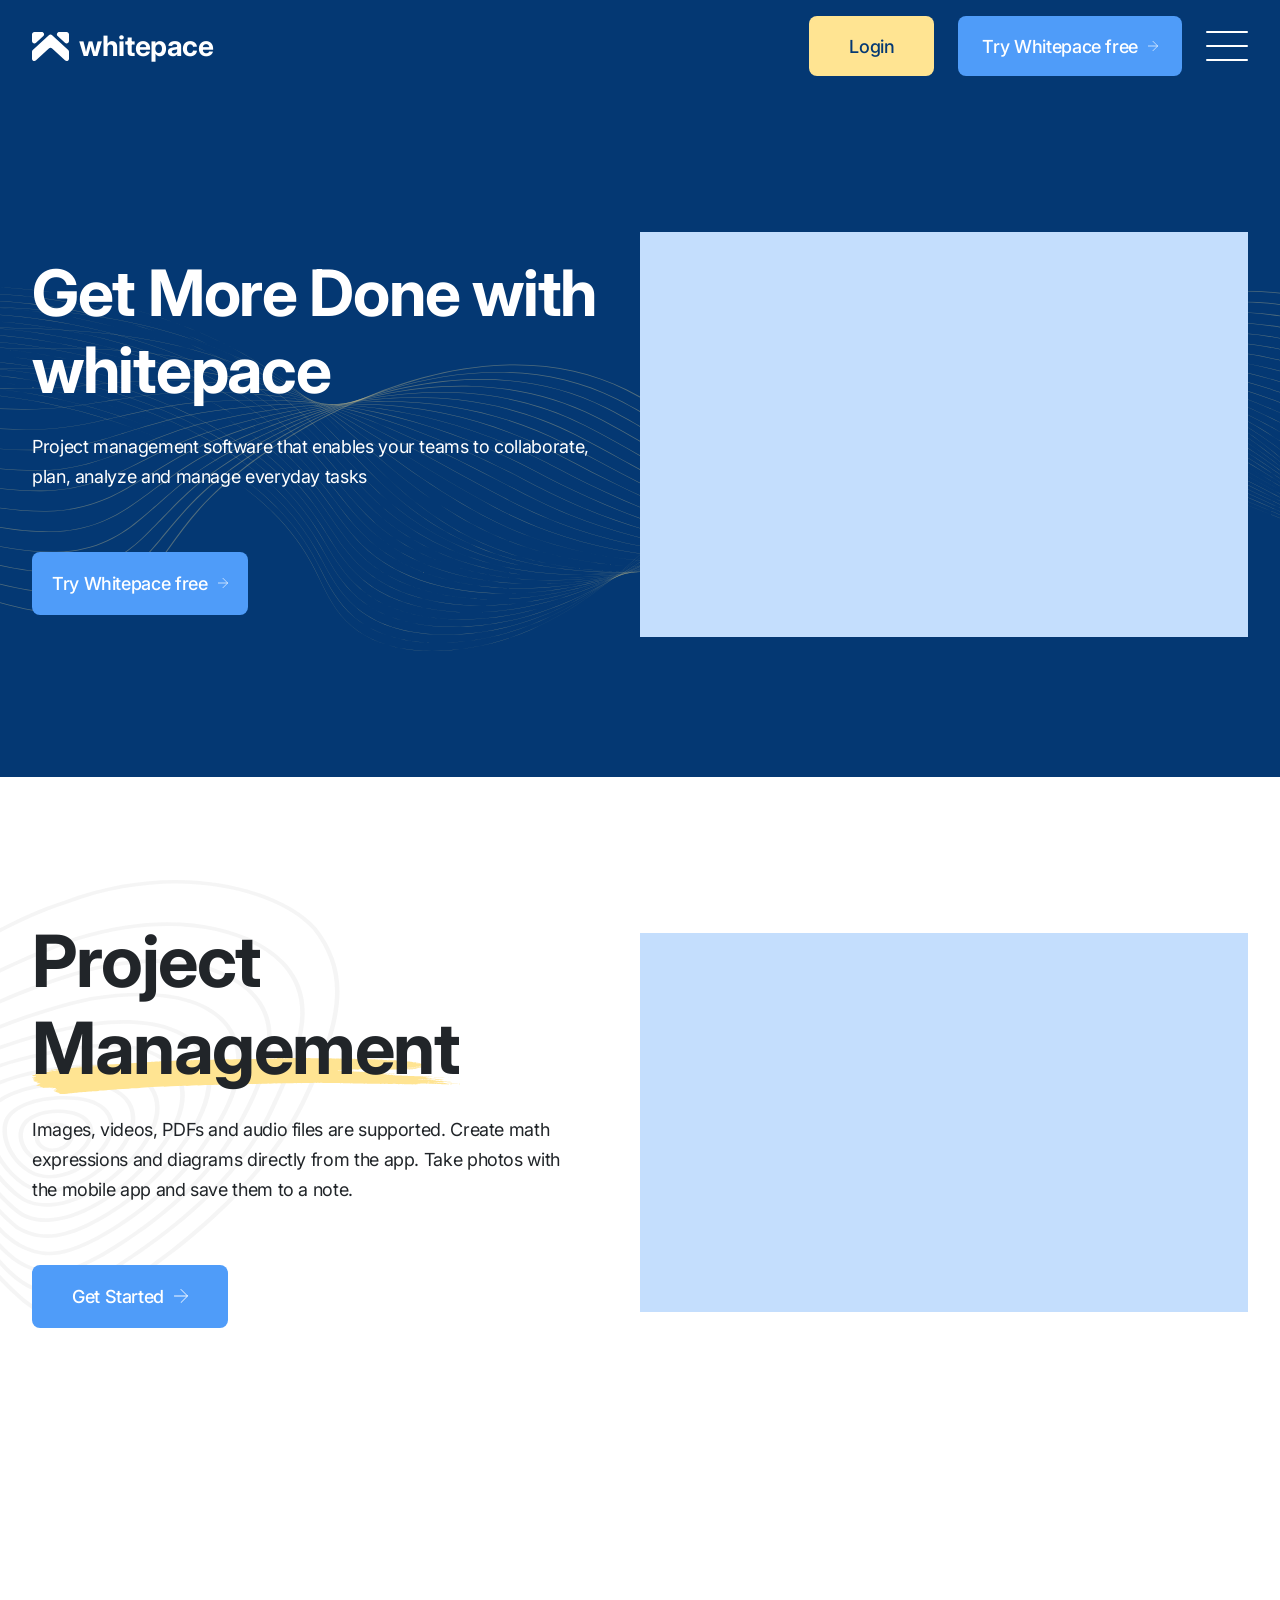
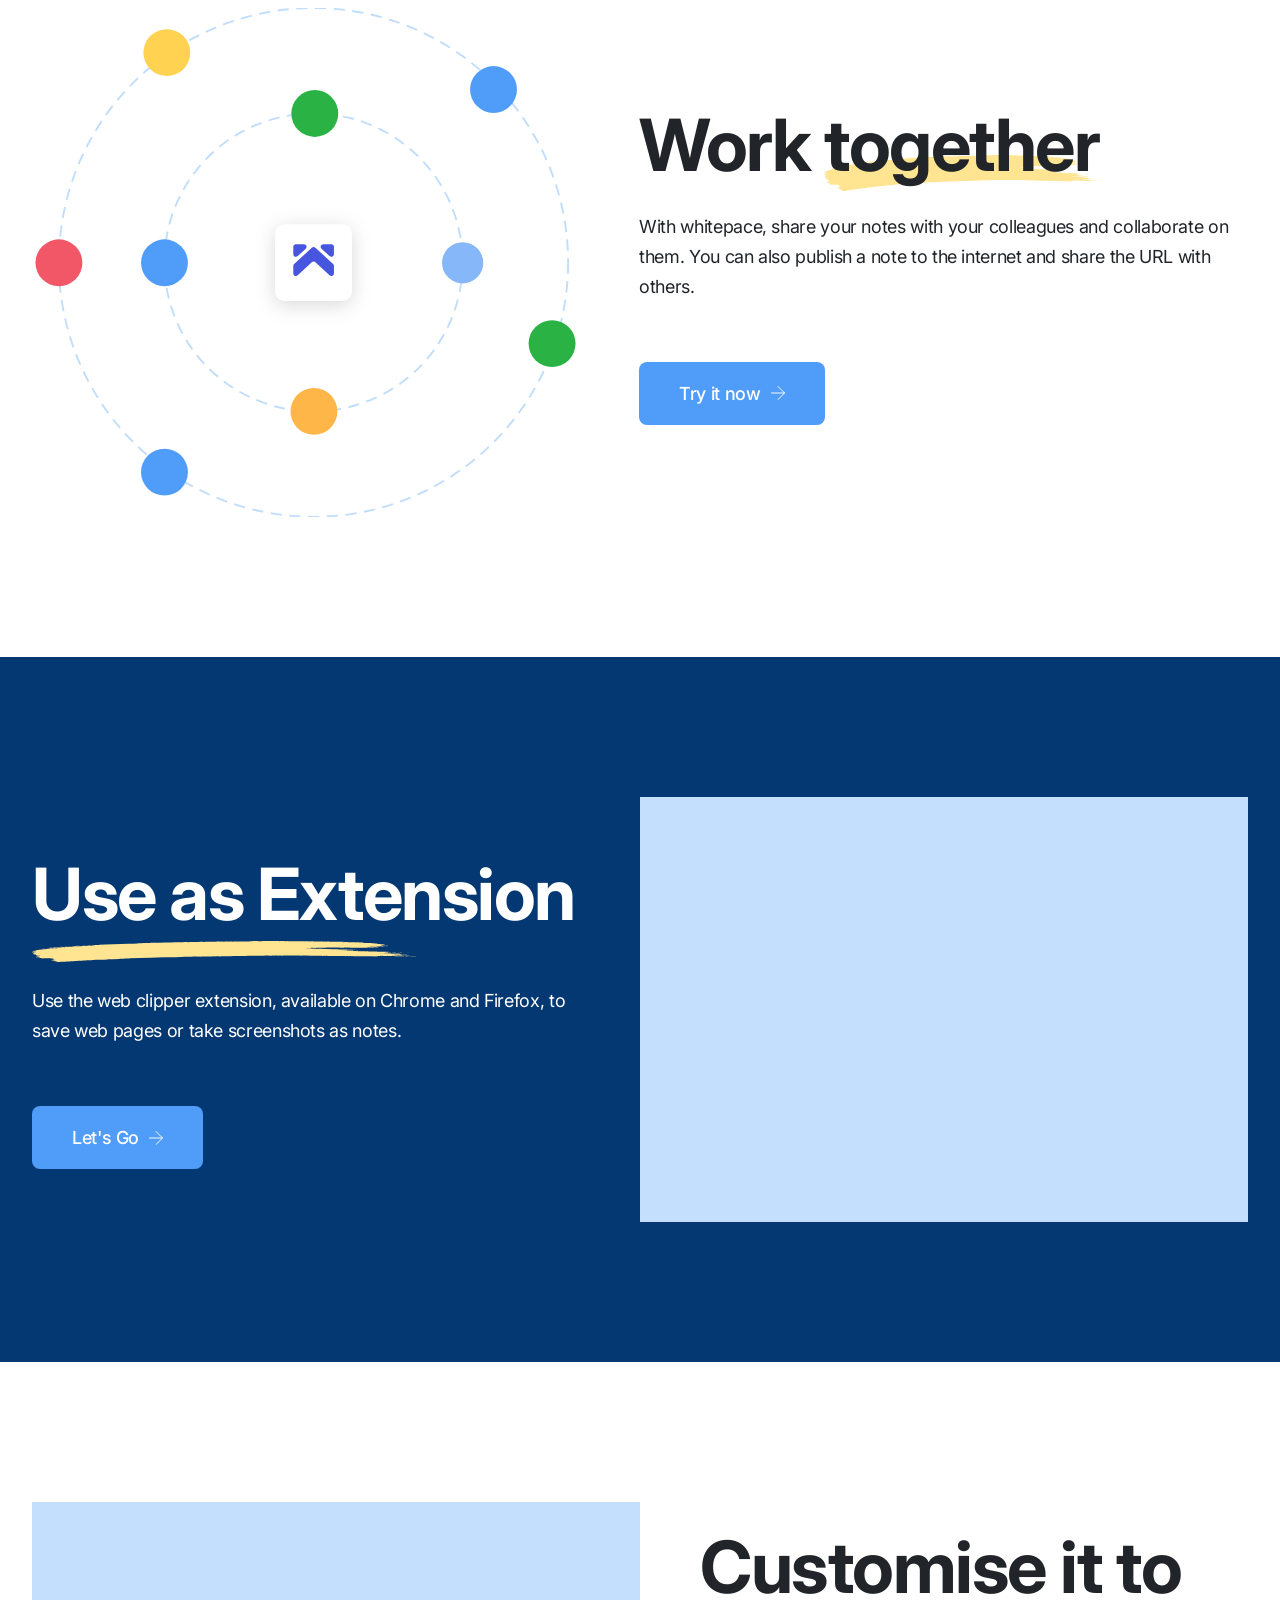
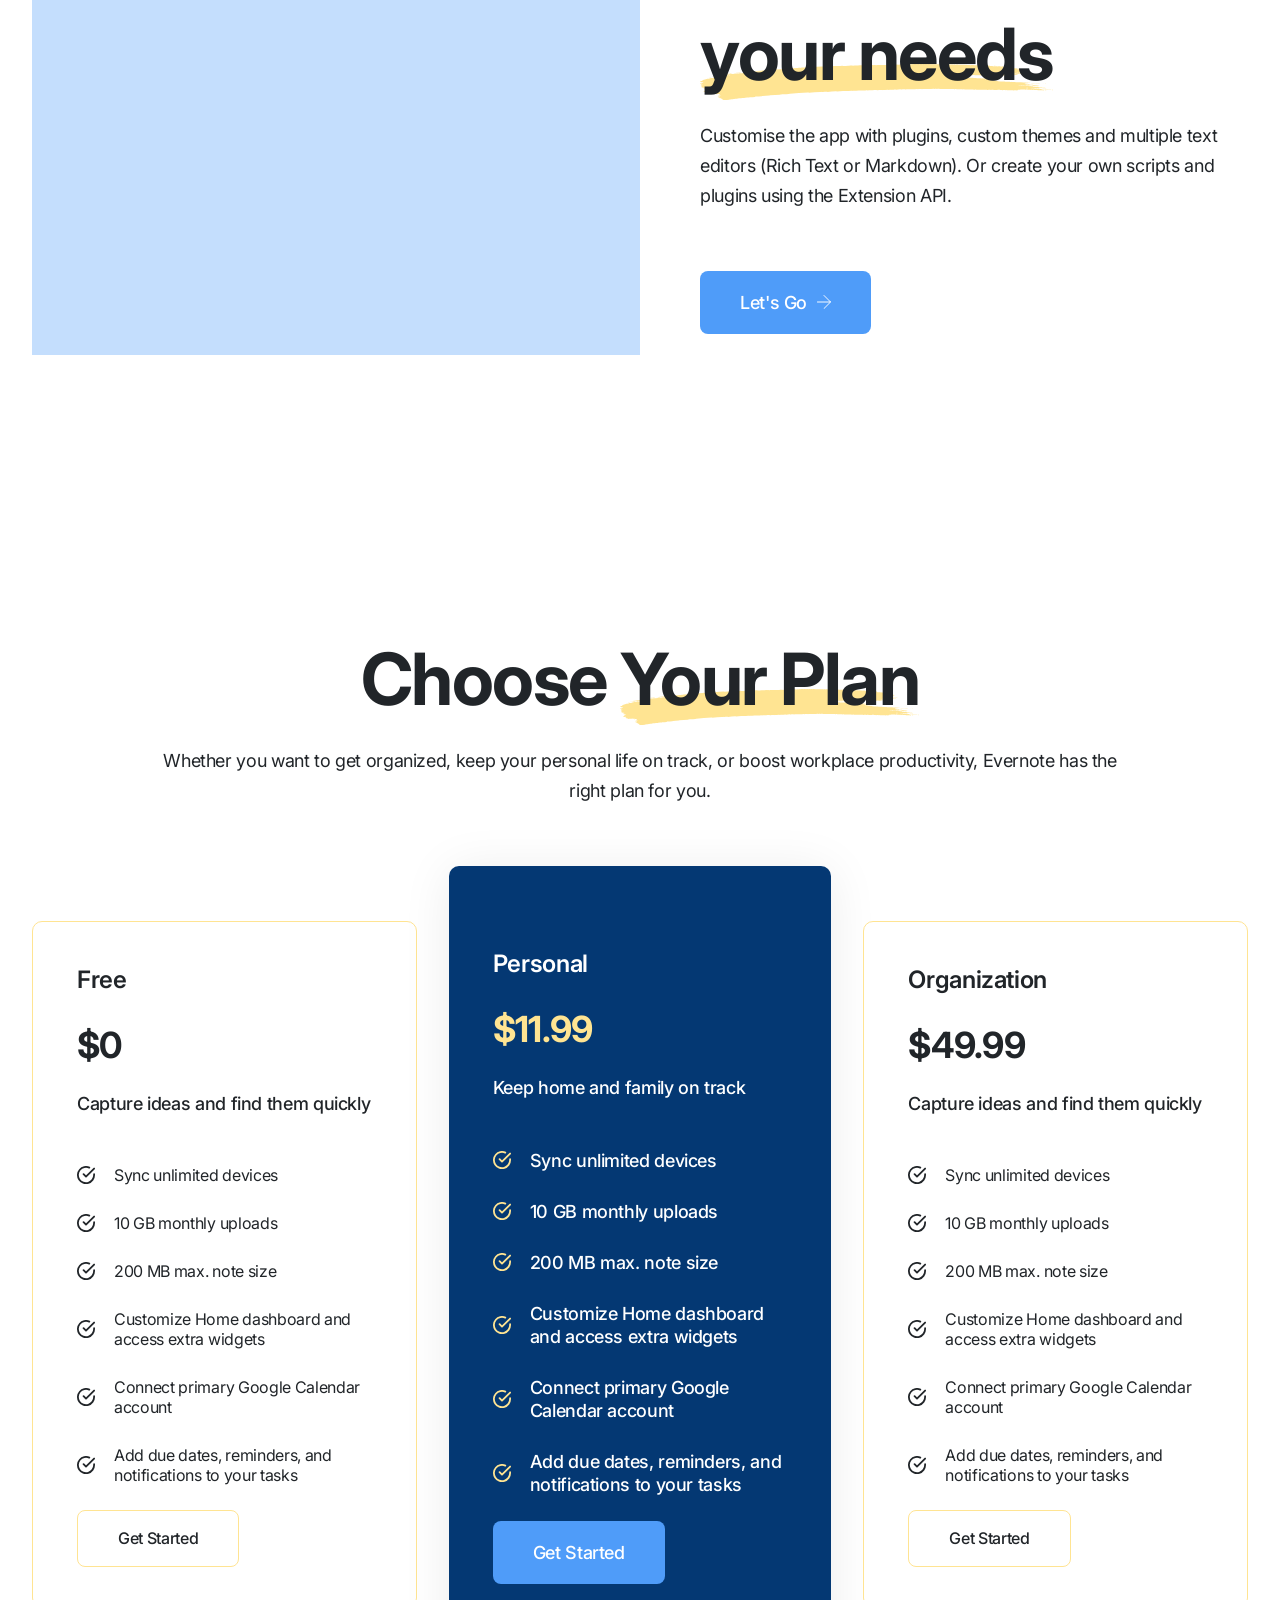
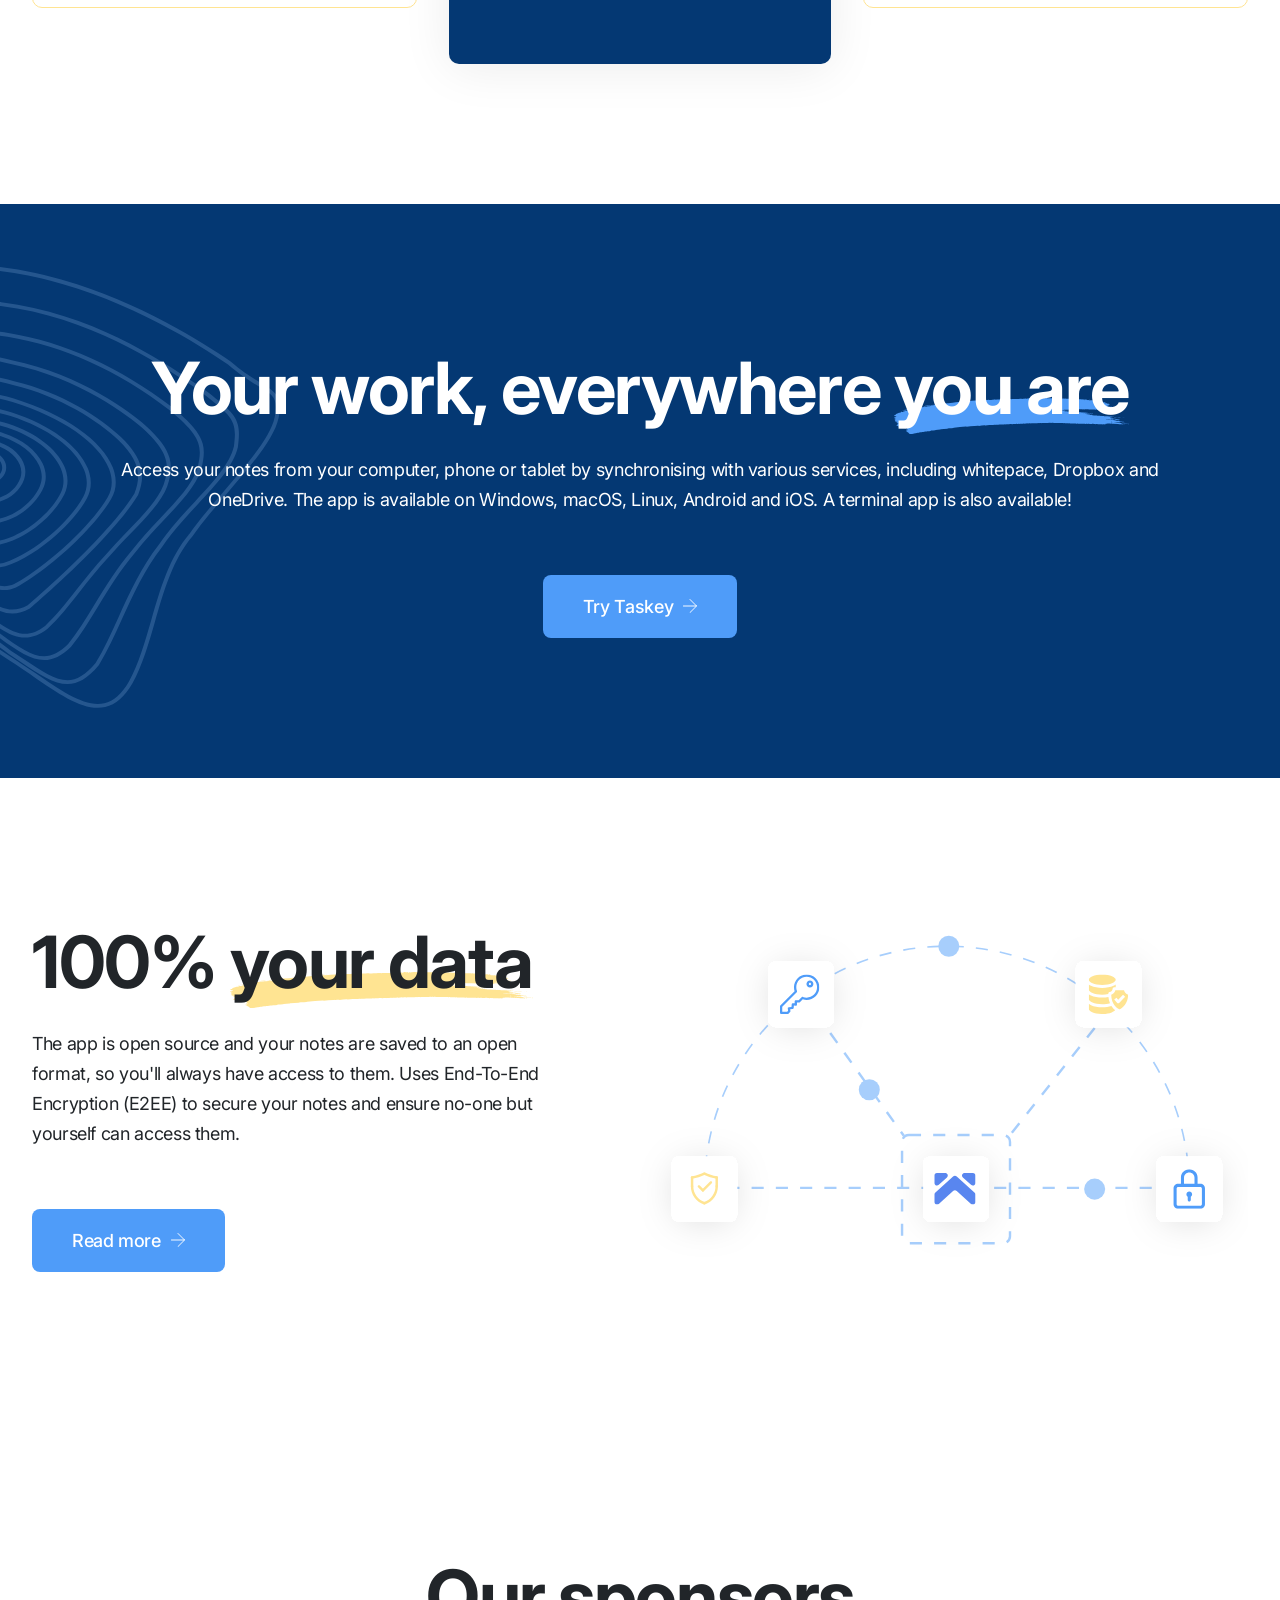
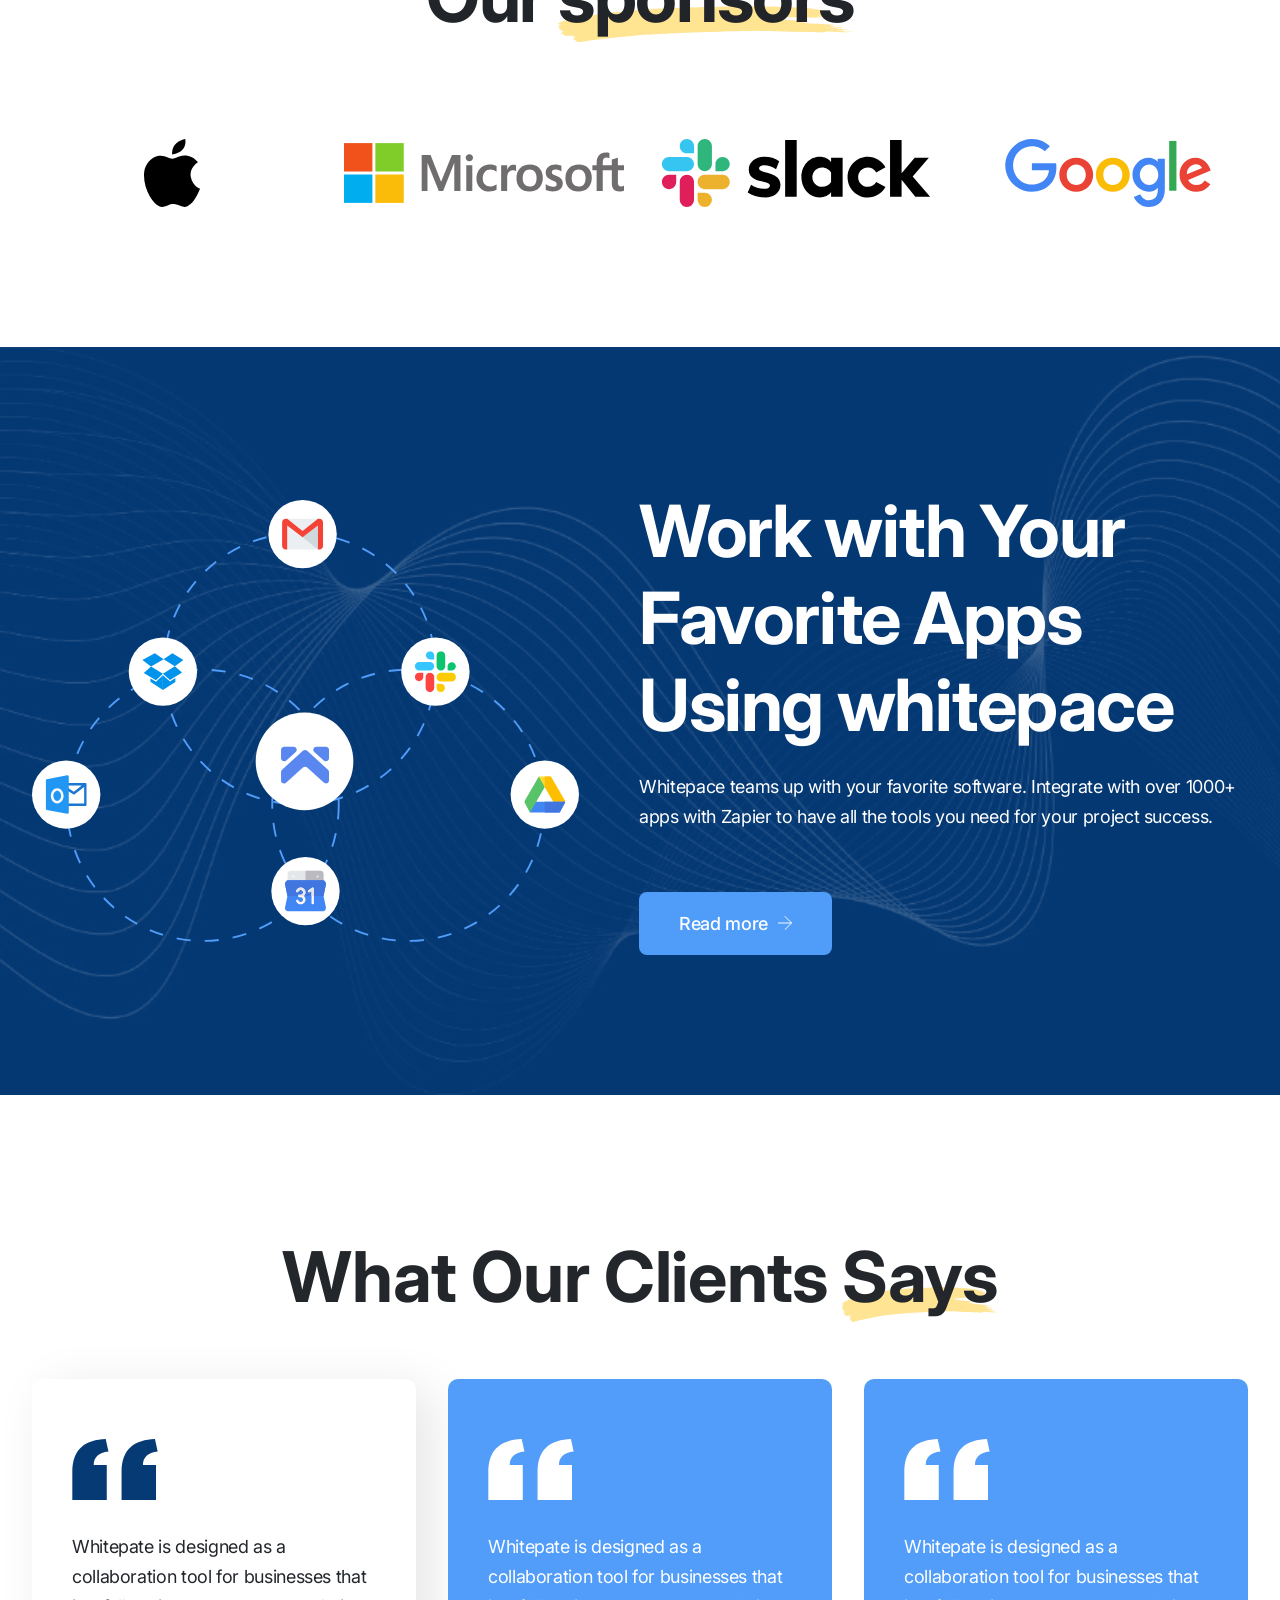
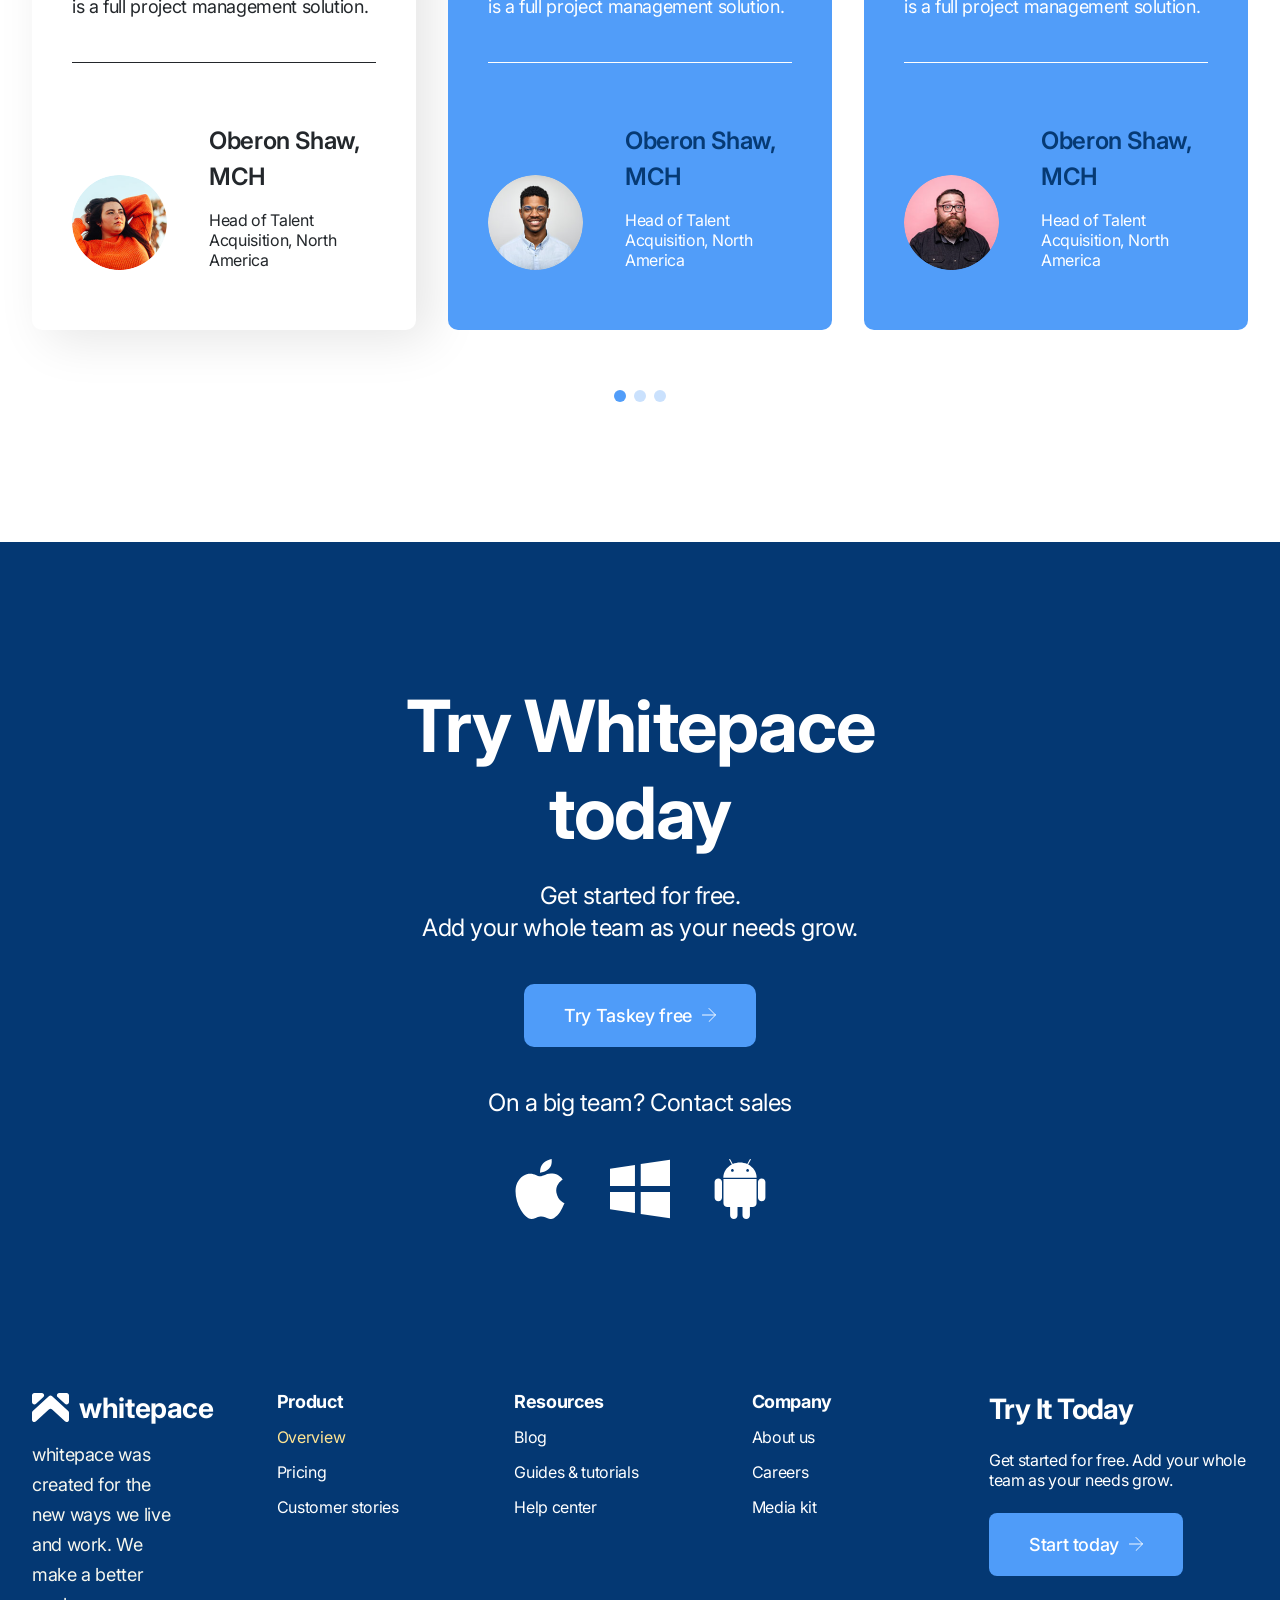
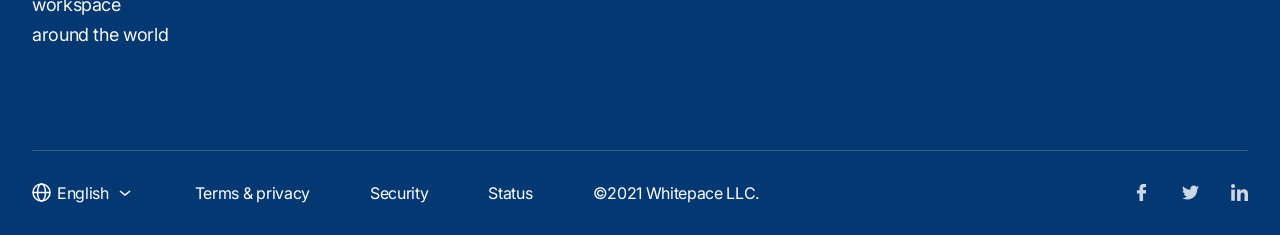
<file: home.html>
<!DOCTYPE html>
<html lang="en">
<head>
  <meta charset="UTF-8">
  <meta name="viewport" content="width=device-width, initial-scale=1.0">
  <title>Whitepace — Project Management Software</title>
  <link rel="preconnect" href="https://fonts.googleapis.com">
  <link rel="preconnect" href="https://fonts.gstatic.com" crossorigin>
  <link href="https://fonts.googleapis.com/css2?family=Inter:wght@400;500;600;700&display=swap" rel="stylesheet">
  <link rel="stylesheet" href="css/tokens.css">
  <link rel="stylesheet" href="css/components.css">
</head>
<body>

  <!-- ============================================================
       HEADER (node 9:313)
       ============================================================ -->
  <header class="header" data-figma-node="9:313">
    <div class="header__inner">
      <a href="#" class="header__logo" data-figma-node="9:314">
        <img class="header__logo-icon" src="assets/logo-white.svg" alt="Whitepace icon" data-figma-node="9:316">
        <span class="header__logo-text" data-figma-node="9:322">whitepace</span>
      </a>

      <div class="header__right" data-figma-node="9:323">
        <nav class="header__nav" data-figma-node="9:324">
          <a href="#" class="header__nav-item" data-figma-node="9:325">
            Products
            <svg class="header__nav-arrow" viewBox="0 0 29 24" fill="none"><path d="M10 10l4.5 4 4.5-4" stroke="#fff" stroke-width="1.5"/></svg>
          </a>
          <a href="#" class="header__nav-item" data-figma-node="9:328">
            Solutions
            <svg class="header__nav-arrow" viewBox="0 0 29 24" fill="none"><path d="M10 10l4.5 4 4.5-4" stroke="#fff" stroke-width="1.5"/></svg>
          </a>
          <a href="#" class="header__nav-item" data-figma-node="9:331">
            Resources
            <svg class="header__nav-arrow" viewBox="0 0 29 24" fill="none"><path d="M10 10l4.5 4 4.5-4" stroke="#fff" stroke-width="1.5"/></svg>
          </a>
          <a href="#" class="header__nav-item" data-figma-node="9:334">
            Pricing
            <svg class="header__nav-arrow" viewBox="0 0 29 24" fill="none"><path d="M10 10l4.5 4 4.5-4" stroke="#fff" stroke-width="1.5"/></svg>
          </a>
        </nav>

        <div class="header__actions" data-figma-node="9:337">
          <a href="#" class="btn btn--secondary header__btn" data-figma-node="9:338">Login</a>
          <a href="#" class="btn btn--primary header__btn" data-figma-node="9:340">
            Try Whitepace free
            <img class="btn__arrow" src="assets/ui/arrow-right.svg" alt="" data-figma-node="9:343">
          </a>
        </div>

        <button
          class="header__burger"
          type="button"
          aria-label="Open navigation menu"
          aria-controls="header-mobile-menu"
          aria-expanded="false"
        >
          <span class="header__burger-line"></span>
          <span class="header__burger-line"></span>
          <span class="header__burger-line"></span>
        </button>
      </div>
    </div>

    <div class="header__mobile-menu" id="header-mobile-menu">
      <nav class="header__mobile-nav">
        <a href="#" class="header__nav-item">
          Products
          <svg class="header__nav-arrow" viewBox="0 0 29 24" fill="none"><path d="M10 10l4.5 4 4.5-4" stroke="#fff" stroke-width="1.5"/></svg>
        </a>
        <a href="#" class="header__nav-item">
          Solutions
          <svg class="header__nav-arrow" viewBox="0 0 29 24" fill="none"><path d="M10 10l4.5 4 4.5-4" stroke="#fff" stroke-width="1.5"/></svg>
        </a>
        <a href="#" class="header__nav-item">
          Resources
          <svg class="header__nav-arrow" viewBox="0 0 29 24" fill="none"><path d="M10 10l4.5 4 4.5-4" stroke="#fff" stroke-width="1.5"/></svg>
        </a>
        <a href="#" class="header__nav-item">
          Pricing
          <svg class="header__nav-arrow" viewBox="0 0 29 24" fill="none"><path d="M10 10l4.5 4 4.5-4" stroke="#fff" stroke-width="1.5"/></svg>
        </a>
      </nav>
    </div>
  </header>


  <!-- ============================================================
       HERO SECTION (node 9:102)
       ============================================================ -->
  <section class="hero" data-figma-node="9:102">
    <!-- Figma: Element (node 9:103) — decorative wave lines background -->
    <div class="hero__waves" data-figma-node="9:103">
      <img src="assets/hero-waves.svg" alt="">
    </div>
    <div class="hero__inner">
      <div class="hero__content" data-figma-node="9:170">
        <div class="hero__text-block" data-figma-node="9:171">
          <h1 class="hero__title" data-figma-node="9:172">Get More Done with whitepace</h1>
          <p class="hero__description" data-figma-node="9:173">Project management software that enables your teams to collaborate, plan, analyze and manage everyday tasks</p>
        </div>
        <a href="#" class="btn btn--primary" data-figma-node="9:174">
          Try Whitepace free
          <img class="btn__arrow" src="assets/ui/arrow-right.svg" alt="">
        </a>
      </div>
      <div class="hero__image" data-figma-node="9:179"></div>
    </div>
  </section>


  <!-- ============================================================
       PROJECT MANAGEMENT (node 107:52087 — first content block)
       ============================================================ -->
  <section class="feature section--white feature--gap-lg feature--bg-lines" data-figma-node="107:52087">
    <div class="feature__bg-lines" aria-hidden="true">
      <img src="assets/images/bg-lines.svg" alt="" width="603" height="449">
    </div>
    <div class="feature__inner">
      <div class="feature__content" data-figma-node="107:52089">
        <div class="feature__text-block" data-figma-node="107:52090">
          <h2 class="feature__title text-dark" data-figma-node="107:52120">Project <br><span class="highlight">Management</span></h2>
          <p class="feature__description text-dark" data-figma-node="107:52121">Images, videos, PDFs and audio files are supported. Create math expressions and diagrams directly from the app. Take photos with the mobile app and save them to a note.</p>
        </div>
        <a href="#" class="btn btn--primary" data-figma-node="107:52122">
          Get Started
          <img class="btn__arrow" src="assets/ui/arrow-right.svg" alt="">
        </a>
      </div>
      <div class="feature__image feature__image--lg" data-figma-node="107:52128"></div>
    </div>
  </section>


  <!-- ============================================================
       WORK TOGETHER (node 107:52345 — second content block)
       ============================================================ -->
  <section class="feature section--white feature--reverse feature--gap-lg" data-figma-node="107:52345">
    <div class="feature__inner">
      <div class="feature__content" data-figma-node="107:53614">
        <div class="feature__text-block" data-figma-node="107:53615">
          <h2 class="feature__title text-dark" data-figma-node="107:53669">Work <span class="highlight">together</span></h2>
          <p class="feature__description text-dark" data-figma-node="107:53670">With whitepace, share your notes with your colleagues and collaborate on them. You can also publish a note to the internet and share the URL with others.</p>
        </div>
        <a href="#" class="btn btn--primary" data-figma-node="107:53671">
          Try it now
          <img class="btn__arrow" src="assets/ui/arrow-right.svg" alt="">
        </a>
      </div>
      <div class="work-together-illustration" data-figma-node="107:52346">
        <img src="assets/images/work-together.svg" alt="Work together illustration" width="583" height="543">
      </div>
    </div>
  </section>


  <!-- ============================================================
       USE AS EXTENSION (node 9:1936)
       ============================================================ -->
  <section class="feature section--primary" data-figma-node="9:1936">
    <div class="feature__inner">
      <div class="feature__content" data-figma-node="9:1937">
        <div class="feature__text-block" data-figma-node="9:1938">
          <h2 class="feature__title feature__title--brush-below" data-figma-node="9:1968">Use as Extension</h2>
          <p class="feature__description" data-figma-node="9:1969">Use the web clipper extension, available on Chrome and Firefox, to save web pages or take screenshots as notes.</p>
        </div>
        <a href="#" class="btn btn--primary" data-figma-node="9:1970">
          Let's Go
          <img class="btn__arrow" src="assets/ui/arrow-right.svg" alt="">
        </a>
      </div>
      <div class="feature__image feature__image--md" data-figma-node="107:52083"></div>
    </div>
  </section>


  <!-- ============================================================
       CUSTOMISE IT TO YOUR NEEDS (node 9:4454)
       ============================================================ -->
  <section class="feature section--white feature--reverse feature--image-first-mobile" data-figma-node="9:4454">
    <div class="feature__inner">
      <div class="feature__content" data-figma-node="9:4670">
        <div class="feature__text-block" data-figma-node="9:4671">
          <h2 class="feature__title text-dark" data-figma-node="9:4701">Customise it to <br><span class="highlight">your needs</span></h2>
          <p class="feature__description text-dark" data-figma-node="9:4702">Customise the app with plugins, custom themes and multiple text editors (Rich Text or Markdown). Or create your own scripts and plugins using the Extension API.</p>
        </div>
        <a href="#" class="btn btn--primary" data-figma-node="9:4703">
          Let's Go
          <img class="btn__arrow" src="assets/ui/arrow-right.svg" alt="">
        </a>
      </div>
      <div class="feature__image feature__image--sm" data-figma-node="9:4455"></div>
    </div>
  </section>


  <!-- ============================================================
       PRICING (node 9:2149)
       ============================================================ -->
  <section class="section section--white" data-figma-node="9:2149">
    <div class="pricing__header" data-figma-node="9:2150">
      <h2 class="pricing__header-title" data-figma-node="9:2180">Choose <span class="highlight">Your Plan</span></h2>
      <p class="pricing__header-text" data-figma-node="9:2181">Whether you want to get organized, keep your personal life on track, or boost workplace productivity, Evernote has the right plan for you.</p>
    </div>

    <div class="pricing__grid" data-figma-node="9:2182">
      <!-- Free Plan -->
      <div class="pricing-card" data-figma-node="9:2183">
        <div data-figma-node="9:2184">
          <p class="pricing-card__name" data-figma-node="9:2185">Free</p>
          <p class="pricing-card__price" data-figma-node="9:2186">$0</p>
          <p class="pricing-card__description" data-figma-node="9:2187">Capture ideas and find them quickly</p>
        </div>
        <div class="pricing-card__features" data-figma-node="9:2188">
          <div class="pricing-card__feature" data-figma-node="9:2189">
            <img class="pricing-card__check" src="assets/ui/check-dark.svg" alt="✓">
            <span data-figma-node="9:2193">Sync unlimited devices</span>
          </div>
          <div class="pricing-card__feature" data-figma-node="9:2194">
            <img class="pricing-card__check" src="assets/ui/check-dark.svg" alt="✓">
            <span data-figma-node="9:2198">10 GB monthly uploads</span>
          </div>
          <div class="pricing-card__feature" data-figma-node="9:2199">
            <img class="pricing-card__check" src="assets/ui/check-dark.svg" alt="✓">
            <span data-figma-node="9:2203">200 MB max. note size</span>
          </div>
          <div class="pricing-card__feature" data-figma-node="9:2204">
            <img class="pricing-card__check" src="assets/ui/check-dark.svg" alt="✓">
            <span data-figma-node="9:2208">Customize Home dashboard and access extra widgets</span>
          </div>
          <div class="pricing-card__feature" data-figma-node="9:2209">
            <img class="pricing-card__check" src="assets/ui/check-dark.svg" alt="✓">
            <span data-figma-node="9:2213">Connect primary Google Calendar account</span>
          </div>
          <div class="pricing-card__feature" data-figma-node="9:2214">
            <img class="pricing-card__check" src="assets/ui/check-dark.svg" alt="✓">
            <span data-figma-node="9:2218">Add due dates, reminders, and notifications to your tasks</span>
          </div>
        </div>
        <a href="#" class="btn btn--outline pricing-card__cta" data-figma-node="9:2219">Get Started</a>
      </div>

      <!-- Personal Plan (Featured) -->
      <div class="pricing-card pricing-card--featured" data-figma-node="9:2221">
        <div data-figma-node="9:2222">
          <p class="pricing-card__name" data-figma-node="9:2223">Personal</p>
          <p class="pricing-card__price" data-figma-node="9:2224">$11.99</p>
          <p class="pricing-card__description" data-figma-node="9:2225">Keep home and family on track</p>
        </div>
        <div class="pricing-card__features" data-figma-node="9:2226">
          <div class="pricing-card__feature" data-figma-node="9:2227">
            <img class="pricing-card__check" src="assets/ui/check-light.svg" alt="✓">
            <span data-figma-node="9:2231">Sync unlimited devices</span>
          </div>
          <div class="pricing-card__feature" data-figma-node="9:2232">
            <img class="pricing-card__check" src="assets/ui/check-light.svg" alt="✓">
            <span data-figma-node="9:2236">10 GB monthly uploads</span>
          </div>
          <div class="pricing-card__feature" data-figma-node="9:2237">
            <img class="pricing-card__check" src="assets/ui/check-light.svg" alt="✓">
            <span data-figma-node="9:2241">200 MB max. note size</span>
          </div>
          <div class="pricing-card__feature" data-figma-node="9:2242">
            <img class="pricing-card__check" src="assets/ui/check-light.svg" alt="✓">
            <span data-figma-node="9:2246">Customize Home dashboard and access extra widgets</span>
          </div>
          <div class="pricing-card__feature" data-figma-node="9:2247">
            <img class="pricing-card__check" src="assets/ui/check-light.svg" alt="✓">
            <span data-figma-node="9:2251">Connect primary Google Calendar account</span>
          </div>
          <div class="pricing-card__feature" data-figma-node="9:2252">
            <img class="pricing-card__check" src="assets/ui/check-light.svg" alt="✓">
            <span data-figma-node="9:2256">Add due dates, reminders, and notifications to your tasks</span>
          </div>
        </div>
        <a href="#" class="btn btn--primary pricing-card__cta" data-figma-node="9:2257">Get Started</a>
      </div>

      <!-- Organization Plan -->
      <div class="pricing-card" data-figma-node="9:2259">
        <div data-figma-node="9:2260">
          <p class="pricing-card__name" data-figma-node="9:2261">Organization</p>
          <p class="pricing-card__price" data-figma-node="9:2262">$49.99</p>
          <p class="pricing-card__description" data-figma-node="9:2263">Capture ideas and find them quickly</p>
        </div>
        <div class="pricing-card__features" data-figma-node="9:2264">
          <div class="pricing-card__feature" data-figma-node="9:2265">
            <img class="pricing-card__check" src="assets/ui/check-dark.svg" alt="✓">
            <span data-figma-node="9:2269">Sync unlimited devices</span>
          </div>
          <div class="pricing-card__feature" data-figma-node="9:2270">
            <img class="pricing-card__check" src="assets/ui/check-dark.svg" alt="✓">
            <span data-figma-node="9:2274">10 GB monthly uploads</span>
          </div>
          <div class="pricing-card__feature" data-figma-node="9:2275">
            <img class="pricing-card__check" src="assets/ui/check-dark.svg" alt="✓">
            <span data-figma-node="9:2279">200 MB max. note size</span>
          </div>
          <div class="pricing-card__feature" data-figma-node="9:2280">
            <img class="pricing-card__check" src="assets/ui/check-dark.svg" alt="✓">
            <span data-figma-node="9:2284">Customize Home dashboard and access extra widgets</span>
          </div>
          <div class="pricing-card__feature" data-figma-node="9:2285">
            <img class="pricing-card__check" src="assets/ui/check-dark.svg" alt="✓">
            <span data-figma-node="9:2289">Connect primary Google Calendar account</span>
          </div>
          <div class="pricing-card__feature" data-figma-node="9:2290">
            <img class="pricing-card__check" src="assets/ui/check-dark.svg" alt="✓">
            <span data-figma-node="9:2294">Add due dates, reminders, and notifications to your tasks</span>
          </div>
        </div>
        <a href="#" class="btn btn--outline pricing-card__cta" data-figma-node="9:2295">Get Started</a>
      </div>
    </div>

    <!-- Figma mobile (node 9:22936): slider pagination -->
    <nav class="pricing__dots" data-figma-node="9:22936" aria-label="Pricing plans">
      <button type="button" class="pricing__dot" data-pricing-index="0" aria-label="Free plan" aria-current="false"></button>
      <button type="button" class="pricing__dot pricing__dot--active" data-pricing-index="1" aria-label="Personal plan" aria-current="true"></button>
      <button type="button" class="pricing__dot" data-pricing-index="2" aria-label="Organization plan" aria-current="false"></button>
    </nav>
  </section>


  <!-- ============================================================
       YOUR WORK, EVERYWHERE YOU ARE (node 9:2297)
       ============================================================ -->
  <section class="cta-banner" data-figma-node="9:2297">
    <div class="cta-banner__bg-lines" aria-hidden="true">
      <img src="assets/images/bg-lines-cta.svg" alt="" width="844" height="836">
    </div>
    <div class="cta-banner__inner">
      <div class="cta-banner__text-block" data-figma-node="9:2299">
        <h2 class="cta-banner__title" data-figma-node="9:2329">Your work, everywhere <span class="highlight highlight--blue">you are</span></h2>
        <p class="cta-banner__description" data-figma-node="9:2330">Access your notes from your computer, phone or tablet by synchronising with various services, including whitepace, Dropbox and OneDrive. The app is available on Windows, macOS, Linux, Android and iOS. A terminal app is also available!</p>
      </div>
      <a href="#" class="btn btn--primary" data-figma-node="9:2331">
        Try Taskey
        <img class="btn__arrow" src="assets/ui/arrow-right.svg" alt="">
      </a>
    </div>
  </section>


  <!-- ============================================================
       100% YOUR DATA (node 9:2362) — illustration node 9:7158
       ============================================================ -->
  <section class="feature section--white feature--image-first-mobile" data-figma-node="9:2362">
    <div class="feature__inner">
      <div class="feature__content" data-figma-node="9:2363">
        <div class="feature__text-block" data-figma-node="9:2364">
          <h2 class="feature__title text-dark" data-figma-node="9:2394">100% <span class="highlight">your data</span></h2>
          <p class="feature__description text-dark" data-figma-node="9:2395">The app is open source and your notes are saved to an open format, so you'll always have access to them. Uses End-To-End Encryption (E2EE) to secure your notes and ensure no-one but yourself can access them.</p>
        </div>
        <a href="#" class="btn btn--primary" data-figma-node="9:2396">
          Read more
          <img class="btn__arrow" src="assets/ui/arrow-right.svg" alt="">
        </a>
      </div>
      <div class="your-data-illustration" data-figma-node="9:7158">
        <img src="assets/images/your-data.svg" alt="Secure data network: key, database, shield, and padlock icons connected by dashed lines" width="752" height="400">
      </div>
    </div>
  </section>


  <!-- ============================================================
       OUR SPONSORS (node 9:2461)
       ============================================================ -->
  <section class="section--white" data-figma-node="9:2461">
    <div class="sponsors__inner">
      <h2 class="sponsors__title" data-figma-node="9:2491">Our <span class="highlight">sponsors</span></h2>
      <div class="sponsors__grid" data-figma-node="9:2492">
        <img class="sponsors__logo" src="assets/sponsors/apple.svg" alt="Apple" data-figma-node="9:2493">
        <img class="sponsors__logo" src="assets/sponsors/microsoft.svg" alt="Microsoft" data-figma-node="9:2498">
        <img class="sponsors__logo" src="assets/sponsors/slack.svg" alt="Slack" data-figma-node="9:2505">
        <img class="sponsors__logo" src="assets/sponsors/google.svg" alt="Google" data-figma-node="9:2513">
      </div>
    </div>
  </section>


  <!-- ============================================================
       WORK WITH YOUR FAVORITE APPS (node 9:2521)
       ============================================================ -->
  <section class="feature section--primary feature--reverse feature--gap-lg feature--bg-lines-dark feature--image-first-mobile" data-figma-node="9:2521">
    <div class="feature__bg-lines-dark" aria-hidden="true">
      <img src="assets/images/bg-lines-dark.png" alt="" width="1024" height="499">
    </div>
    <div class="feature__inner">
      <div class="feature__content" data-figma-node="9:2666">
        <div class="feature__text-block" data-figma-node="9:2667">
          <h2 class="feature__title" data-figma-node="9:2668">Work with Your Favorite Apps Using whitepace</h2>
          <p class="feature__description" data-figma-node="9:2669">Whitepace teams up with your favorite software. Integrate with over 1000+ apps with Zapier to have all the tools you need for your project success.</p>
        </div>
        <a href="#" class="btn btn--primary" data-figma-node="9:2670">
          Read more
          <img class="btn__arrow" src="assets/ui/arrow-right.svg" alt="">
        </a>
      </div>
      <div class="favorite-apps-illustration" data-figma-node="9:2589">
        <img src="assets/images/favorite-apps.svg" alt="Whitepace integrations: Gmail, Dropbox, Slack, Outlook, Google Drive, and Calendar" width="582" height="471">
      </div>
    </div>
  </section>


  <!-- ============================================================
       TESTIMONIALS (node 9:4709)
       ============================================================ -->
  <section class="section--white" data-figma-node="9:4709">
    <div class="testimonials__inner">
      <h2 class="testimonials__title" data-figma-node="9:4739">What Our Clients <span class="highlight">Says</span></h2>

      <div class="testimonials__grid" data-figma-node="9:4740">
        <!-- Testimonial 1 -->
        <div class="testimonial-card" data-figma-node="9:4741">
          <div class="testimonial-card__comment" data-figma-node="9:4742">
            <img class="testimonial-card__quote" src="assets/ui/quote-dark.svg" alt="" data-figma-node="9:4744">
            <p class="testimonial-card__text" data-figma-node="9:4748">Whitepate is designed as a collaboration tool for businesses that is a full project management solution.</p>
          </div>
          <div class="testimonial-card__author" data-figma-node="9:4749">
            <img class="testimonial-card__avatar" src="assets/avatars/avatar-1.png" alt="Oberon Shaw" data-figma-node="9:4750">
            <div class="testimonial-card__info" data-figma-node="9:4751">
              <p class="testimonial-card__name" data-figma-node="9:4752">Oberon Shaw, MCH</p>
              <p class="testimonial-card__role" data-figma-node="9:4753">Head of Talent Acquisition, North America</p>
            </div>
          </div>
        </div>

        <!-- Testimonial 2 (Active) -->
        <div class="testimonial-card testimonial-card--active" data-figma-node="9:4754">
          <div class="testimonial-card__comment" data-figma-node="9:4755">
            <img class="testimonial-card__quote" src="assets/ui/quote-light.svg" alt="" data-figma-node="9:4757">
            <p class="testimonial-card__text" data-figma-node="9:4761">Whitepate is designed as a collaboration tool for businesses that is a full project management solution.</p>
          </div>
          <div class="testimonial-card__author" data-figma-node="9:4762">
            <img class="testimonial-card__avatar" src="assets/avatars/avatar-2.png" alt="Oberon Shaw" data-figma-node="9:4763">
            <div class="testimonial-card__info" data-figma-node="9:4764">
              <p class="testimonial-card__name" data-figma-node="9:4765">Oberon Shaw, MCH</p>
              <p class="testimonial-card__role" data-figma-node="9:4766">Head of Talent Acquisition, North America</p>
            </div>
          </div>
        </div>

        <!-- Testimonial 3 -->
        <div class="testimonial-card testimonial-card--active" data-figma-node="9:4767">
          <div class="testimonial-card__comment" data-figma-node="9:4768">
            <img class="testimonial-card__quote" src="assets/ui/quote-light.svg" alt="" data-figma-node="9:4770">
            <p class="testimonial-card__text" data-figma-node="9:4774">Whitepate is designed as a collaboration tool for businesses that is a full project management solution.</p>
          </div>
          <div class="testimonial-card__author" data-figma-node="9:4775">
            <img class="testimonial-card__avatar" src="assets/avatars/avatar-3.png" alt="Oberon Shaw" data-figma-node="9:4776">
            <div class="testimonial-card__info" data-figma-node="9:4777">
              <p class="testimonial-card__name" data-figma-node="9:4778">Oberon Shaw, MCH</p>
              <p class="testimonial-card__role" data-figma-node="9:4779">Head of Talent Acquisition, North America</p>
            </div>
          </div>
        </div>
      </div>

      <div class="testimonials__dots">
        <div class="testimonials__dot testimonials__dot--active"></div>
        <div class="testimonials__dot"></div>
        <div class="testimonials__dot"></div>
      </div>
    </div>
  </section>


  <!-- ============================================================
       TRY WHITEPACE TODAY (node 9:4780)
       ============================================================ -->
  <section class="cta-banner cta-banner--trial" data-figma-node="9:4780">
    <div class="cta-banner__inner">
      <div class="cta-banner__text-block" data-figma-node="9:4782">
        <h2 class="cta-banner__title" data-figma-node="9:4783">Try Whitepace today</h2>
        <p class="cta-banner__description" data-figma-node="9:4784">Get started for free.<br>Add your whole team as your needs grow.</p>
      </div>
      <a href="#" class="btn btn--primary cta-banner__btn" data-figma-node="9:4785">
        Try Taskey free
        <img class="btn__arrow" src="assets/ui/arrow-right.svg" alt="">
      </a>
      <p class="cta-banner__subtitle" data-figma-node="9:4791">On a big team? Contact sales</p>
      <div class="cta-banner__apps" data-figma-node="9:4792">
        <img class="cta-banner__app-icon" src="assets/icons/apple.svg" alt="Apple" data-figma-node="9:4793">
        <img class="cta-banner__app-icon" src="assets/icons/windows.svg" alt="Windows" data-figma-node="9:4798">
        <img class="cta-banner__app-icon" src="assets/icons/android.svg" alt="Android" data-figma-node="9:4805">
      </div>
    </div>
  </section>


  <!-- ============================================================
       FOOTER (node 9:2757)
       ============================================================ -->
  <footer class="footer" data-figma-node="9:2757">
    <div class="footer__inner">
      <div class="footer__top" data-figma-node="9:2759">
        <div class="footer__brand" data-figma-node="9:2760">
          <a href="#" class="footer__logo" data-figma-node="9:2761">
            <img class="footer__logo-icon" src="assets/logo-white.svg" alt="Whitepace icon" data-figma-node="9:2762">
            <span class="footer__logo-text" data-figma-node="9:2768">whitepace</span>
          </a>
          <p class="footer__brand-text" data-figma-node="9:2769">whitepace was created for the new ways we live and work. We make a better workspace around the world</p>
        </div>

        <div class="footer__column" data-figma-node="9:2770">
          <p class="footer__column-title" data-figma-node="9:2771">Product</p>
          <a href="#" class="footer__link footer__link--active" data-figma-node="9:2772">Overview</a>
          <a href="#" class="footer__link" data-figma-node="9:2773">Pricing</a>
          <a href="#" class="footer__link" data-figma-node="9:2774">Customer stories</a>
        </div>

        <div class="footer__column" data-figma-node="9:2775">
          <p class="footer__column-title" data-figma-node="9:2776">Resources</p>
          <a href="#" class="footer__link" data-figma-node="9:2777">Blog</a>
          <a href="#" class="footer__link" data-figma-node="9:2778">Guides &amp; tutorials</a>
          <a href="#" class="footer__link" data-figma-node="9:2779">Help center</a>
        </div>

        <div class="footer__column" data-figma-node="9:2780">
          <p class="footer__column-title" data-figma-node="9:2781">Company</p>
          <a href="#" class="footer__link" data-figma-node="9:2782">About us</a>
          <a href="#" class="footer__link" data-figma-node="9:2783">Careers</a>
          <a href="#" class="footer__link" data-figma-node="9:2784">Media kit</a>
        </div>

        <div class="footer__cta" data-figma-node="9:2785">
          <p class="footer__cta-title" data-figma-node="9:2786">Try It Today</p>
          <p class="footer__cta-text" data-figma-node="9:2787">Get started for free. Add your whole team as your needs grow.</p>
          <a href="#" class="btn btn--primary" data-figma-node="9:2788">
            Start today
            <img class="btn__arrow" src="assets/ui/arrow-right.svg" alt="">
          </a>
        </div>
      </div>

      <div class="footer__bottom" data-figma-node="9:2794">
        <div class="footer__legal" data-figma-node="9:2795">
          <div class="footer__lang" data-figma-node="9:2796">
            <svg class="footer__lang-icon" viewBox="0 0 19 19" fill="none"><circle cx="9.5" cy="9.5" r="8.5" stroke="white" stroke-width="1.5"/><ellipse cx="9.5" cy="9.5" rx="4" ry="8.5" stroke="white" stroke-width="1.5"/><line x1="1" y1="9.5" x2="18" y2="9.5" stroke="white" stroke-width="1.5"/></svg>
            <span>English</span>
            <svg class="footer__lang-arrow" viewBox="0 0 20 14" fill="none"><path d="M5 5l5 4 5-4" stroke="#fff" stroke-width="1.5"/></svg>
          </div>
          <a href="#" class="footer__legal-link" data-figma-node="9:2804">Terms &amp; privacy</a>
          <a href="#" class="footer__legal-link" data-figma-node="9:2805">Security</a>
          <a href="#" class="footer__legal-link" data-figma-node="9:2806">Status</a>
          <span class="footer__legal-link" data-figma-node="9:2807">©2021 Whitepace LLC.</span>
        </div>

        <div class="footer__social" data-figma-node="9:2808">
          <a href="#"><img class="footer__social-icon" src="assets/icons/facebook.svg" alt="Facebook" data-figma-node="9:2809"></a>
          <a href="#"><img class="footer__social-icon" src="assets/icons/twitter.svg" alt="Twitter" data-figma-node="9:2811"></a>
          <a href="#"><img class="footer__social-icon" src="assets/icons/linkedin.svg" alt="LinkedIn" data-figma-node="9:2814"></a>
        </div>
      </div>
    </div>
  </footer>

  <script src="https://cdn.jsdelivr.net/npm/gsap@3.12.5/dist/gsap.min.js"></script>
  <script>
    (function () {
      if (typeof gsap === 'undefined') return;

      var reduce = window.matchMedia('(prefers-reduced-motion: reduce)').matches;
      if (reduce) return;

      var blurPx = 14;
      var duration = 1.15;
      var ease = 'power2.out';

      /* Skip hero, trial CTA, footer — no blur/fade on those blocks. */
      var blocks = Array.prototype.filter.call(
        document.querySelectorAll('section, footer'),
        function (el) {
          if (el.tagName === 'FOOTER') return false;
          if (el.classList.contains('cta-banner--trial')) return false;
          if (el.classList.contains('hero')) return false;
          return true;
        }
      );

      function clearFilter(el) {
        gsap.set(el, { clearProps: 'filter' });
      }

      if (blocks.length) {
        gsap.set(blocks, { opacity: 0, filter: 'blur(' + blurPx + 'px)' });
      }

      var io = new IntersectionObserver(
        function (entries) {
          entries.forEach(function (entry) {
            if (!entry.isIntersecting || entry.intersectionRatio < 0.3) return;
            var el = entry.target;
            io.unobserve(el);
            gsap.to(el, {
              opacity: 1,
              filter: 'blur(0px)',
              duration: duration,
              ease: ease,
              onComplete: function () {
                clearFilter(el);
              }
            });
          });
        },
        { threshold: 0.3 }
      );

      blocks.forEach(function (el) {
        io.observe(el);
      });
    })();
  </script>

  <script>
    (function () {
      var header = document.querySelector('.header');
      if (!header) return;

      var burger = header.querySelector('.header__burger');
      if (!burger) return;

      var closeMenu = function () {
        header.classList.remove('header--menu-open');
        burger.setAttribute('aria-expanded', 'false');
      };

      burger.addEventListener('click', function () {
        var isOpen = header.classList.toggle('header--menu-open');
        burger.setAttribute('aria-expanded', String(isOpen));
      });

      window.addEventListener('resize', function () {
        if (window.innerWidth > 1280) {
          closeMenu();
        }
      });

      document.addEventListener('keydown', function (event) {
        if (event.key === 'Escape') {
          closeMenu();
        }
      });
    })();

    (function () {
      var grid = document.querySelector('.pricing__grid');
      var featured = document.querySelector('.pricing-card--featured');
      var dotsWrap = document.querySelector('.pricing__dots');
      if (!grid || !featured) return;

      var cards = grid.querySelectorAll('.pricing-card');
      var dots = dotsWrap ? dotsWrap.querySelectorAll('.pricing__dot') : [];

      function centerFeaturedCard() {
        if (window.innerWidth > 768) return;
        requestAnimationFrame(function () {
          featured.scrollIntoView({ block: 'nearest', inline: 'center' });
        });
      }

      function setActiveDot(index) {
        if (!dots.length) return;
        var i = Math.max(0, Math.min(cards.length - 1, index));
        dots.forEach(function (dot, j) {
          var on = j === i;
          dot.classList.toggle('pricing__dot--active', on);
          dot.setAttribute('aria-current', on ? 'true' : 'false');
        });
      }

      function syncDotsFromScroll() {
        if (window.innerWidth > 768 || !cards.length) return;
        var gridRect = grid.getBoundingClientRect();
        var centerX = gridRect.left + gridRect.width / 2;
        var bestIdx = 0;
        var bestDist = Infinity;
        cards.forEach(function (card, i) {
          var r = card.getBoundingClientRect();
          var cx = r.left + r.width / 2;
          var d = Math.abs(cx - centerX);
          if (d < bestDist) {
            bestDist = d;
            bestIdx = i;
          }
        });
        setActiveDot(bestIdx);
      }

      if (dots.length && cards.length) {
        grid.addEventListener('scroll', function () {
          syncDotsFromScroll();
        }, { passive: true });

        dots.forEach(function (dot) {
          dot.addEventListener('click', function () {
            var i = parseInt(dot.getAttribute('data-pricing-index'), 10);
            if (isNaN(i) || !cards[i]) return;
            cards[i].scrollIntoView({ behavior: 'smooth', block: 'nearest', inline: 'center' });
          });
        });

        window.addEventListener('resize', function () {
          if (window.innerWidth <= 768) {
            syncDotsFromScroll();
          }
        });
      }

      window.addEventListener('load', function () {
        centerFeaturedCard();
        syncDotsFromScroll();
      });
      window.addEventListener('resize', centerFeaturedCard);
    })();
  </script>

</body>
</html>
</file>
<file: css/tokens.css>
/* ============================================================
   DESIGN TOKENS — Whitepace Design System
   Figma: https://www.figma.com/design/WC30xkHHSFHdsJJpaKwDy9/
   Design System Node: 107:72537
   Landing Page Node: 9:101
   ============================================================ */

:root {

  /* === COLORS === */

  /* Figma Variable: Secondary/500 */
  --color-primary: #043873;

  /* Figma: Primary Color section — light swatch */
  --color-primary-light: #4F9CF9;

  /* Figma Variable: Primary/100 */
  --color-primary-100: #C4DEFD;

  /* Figma Variable: Primary/900 */
  --color-text-primary: #1A3453;

  /* Figma: Secondary Color section — yellow swatch */
  --color-secondary-yellow: #FFE492;

  /* Figma: Secondary Color section — sky blue swatch */
  --color-secondary-sky: #A7CEFC;

  /* Figma: Secondary Color section — white swatch */
  --color-white: #FFFFFF;

  /* Figma: Secondary Color section — dark swatch */
  --color-dark: #212529;

  /* Figma: border on white color block */
  --color-border: #B4B4B4;

  /* Figma: Footer description text */
  --color-footer-text: #F7F7EE;


  /* === FONTS === */

  /* Figma: Typography section — Inter - Google Font */
  --font-primary: 'Inter', sans-serif;


  /* === TYPOGRAPHY === */

  /* Figma: Design System title (node 107:72935) — 120px Bold, ls -4% */
  --text-display-size: 120px;
  --text-display-weight: 700;
  --text-display-line-height: normal;
  --text-display-letter-spacing: -4.8px;

  /* Figma Variable: Header/H1 — 72px Bold, ls -2% */
  --text-h1-size: 72px;
  --text-h1-weight: 700;
  --text-h1-line-height: normal;
  --text-h1-letter-spacing: -1.44px;

  /* Figma Variable: Header/H2 — 64px Bold, ls -2% */
  --text-h2-size: 64px;
  --text-h2-weight: 700;
  --text-h2-line-height: normal;
  --text-h2-letter-spacing: -1.28px;

  /* Figma Variable: Header/H4 — 36px Bold, ls -2% */
  --text-h4-size: 36px;
  --text-h4-weight: 700;
  --text-h4-line-height: normal;
  --text-h4-letter-spacing: -0.72px;

  /* Figma Variable: Header/H5 — 28px Bold, lh 36px, ls -2% */
  --text-h5-size: 28px;
  --text-h5-weight: 700;
  --text-h5-line-height: 36px;
  --text-h5-letter-spacing: -0.56px;

  /* Figma Variable: Paragraph/P1/Regular — 24px Regular, lh 32px, ls -2% */
  --text-p1-size: 24px;
  --text-p1-weight: 400;
  --text-p1-line-height: 32px;
  --text-p1-letter-spacing: -0.48px;

  /* Figma Variable: Paragraph/P1/Semibold — 24px 600, lh 36px, ls 0 */
  --text-p1-semibold-weight: 600;
  --text-p1-semibold-line-height: 36px;
  --text-p1-semibold-letter-spacing: 0;

  /* Figma Variable: Paragraph/P2/Regular — 18px Regular, lh 30px, ls -2% */
  --text-body-size: 18px;
  --text-body-weight: 400;
  --text-body-line-height: 30px;
  --text-body-letter-spacing: -0.36px;

  /* Figma Variable: Paragraph/P2/Medium — 18px 500, lh 23px, ls -2% */
  --text-body-medium-weight: 500;
  --text-body-medium-line-height: 23px;

  /* Figma Variable: Paragraph/P2/Bold — 18px 700, ls -2% */
  --text-body-bold-weight: 700;

  /* Figma Variable: Paragraph/P3/Regular — 16px Regular, lh 20px, ls -2% */
  --text-small-size: 16px;
  --text-small-weight: 400;
  --text-small-line-height: 20px;
  --text-small-letter-spacing: -0.32px;

  /* Figma Variable: Paragraph/P3/Medium — 16px 500, ls -2% */
  --text-small-medium-weight: 500;


  /* === SPACING === */

  --spacing-xs: 4px;
  --spacing-sm: 8px;
  --spacing-md: 16px;
  --spacing-lg: 24px;
  --spacing-xl: 32px;
  --spacing-2xl: 48px;
  --spacing-3xl: 60px;
  --spacing-4xl: 100px;
  --spacing-section: 140px;

  /* Figma: Grid System — gutter (32px across all breakpoints) */
  --spacing-gutter: 32px;


  /* === BORDER RADIUS === */

  --radius-sm: 4px;
  --radius-md: 8px;
  --radius-lg: 10px;
  --radius-full: 9999px;


  /* === SHADOWS === */

  --shadow-sm: 0 1px 3px rgba(0, 0, 0, 0.08);
  --shadow-md: 0 4px 12px rgba(0, 0, 0, 0.1);
  --shadow-lg: 0 8px 24px rgba(0, 0, 0, 0.12);
  /* Figma: Pricing card shadow (node 9:2221) */
  --shadow-pricing: 0px 4px 50px 0px rgba(0, 0, 0, 0.08);
  /* Figma: Testimonial card shadow (node 9:4741) */
  --shadow-card: 15px 10px 50px 0px rgba(0, 0, 0, 0.1);
  /* Figma: Icon box shadow (node 107:53607) */
  --shadow-icon-box: 0px 4px 50px -11px rgba(0, 0, 0, 0.25);


  /* === ICON SIZE === */

  --icon-size: 72px;
  --icon-size-sm: 24px;
  --icon-size-xs: 18px;


  /* === GRID / LAYOUT === */

  /* Figma: Landing page content width — 1920px with 220px margins */
  --page-max-width: 1480px;
  --page-padding: 220px;

  /* Figma: Grid System section (node 107:72595) */
  --grid-max-width: 1440px;
  --grid-columns: 12;
  --grid-gutter: 32px;
  --grid-margin-xl: 144px;
  --grid-margin-lg: 34px;
  --grid-margin-md: 32px;
  --grid-margin-sm: 32px;
  --grid-margin-xs: 16px;
}
</file>
<file: css/components.css>
/* ============================================================
   COMPONENTS — Whitepace Design System
   All values use tokens from tokens.css via var(--token)
   Figma: https://www.figma.com/design/WC30xkHHSFHdsJJpaKwDy9/
   ============================================================ */


/* === RESET === */

*,
*::before,
*::after {
  margin: 0;
  padding: 0;
  box-sizing: border-box;
}

html {
  -webkit-font-smoothing: antialiased;
  -moz-osx-font-smoothing: grayscale;
}

img {
  display: block;
  max-width: 100%;
  height: auto;
}

a {
  text-decoration: none;
  color: inherit;
}

ul, ol {
  list-style: none;
}

button {
  font: inherit;
  cursor: pointer;
  border: none;
  background: none;
}


/* === BASE === */

body {
  font-family: var(--font-primary);
  font-size: var(--text-body-size);
  font-weight: var(--text-body-weight);
  line-height: var(--text-body-line-height);
  letter-spacing: var(--text-body-letter-spacing);
  color: var(--color-dark);
  background-color: var(--color-white);
}


/* === LAYOUT === */

.page-container {
  width: 100%;
  max-width: var(--page-max-width);
  margin-left: auto;
  margin-right: auto;
  padding-left: var(--spacing-xl);
  padding-right: var(--spacing-xl);
}

.section {
  padding-top: var(--spacing-section);
  padding-bottom: var(--spacing-section);
}

.section--primary {
  background-color: var(--color-primary);
  color: var(--color-white);
}

.section--white {
  background-color: var(--color-white);
  color: var(--color-dark);
}


/* === TYPOGRAPHY === */

/* Figma Variable: Header/H1 — 72px Bold */
.text-h1 {
  font-family: var(--font-primary);
  font-size: var(--text-h1-size);
  font-weight: var(--text-h1-weight);
  line-height: var(--text-h1-line-height);
  letter-spacing: var(--text-h1-letter-spacing);
}

/* Figma Variable: Header/H2 — 64px Bold */
.text-h2 {
  font-family: var(--font-primary);
  font-size: var(--text-h2-size);
  font-weight: var(--text-h2-weight);
  line-height: var(--text-h2-line-height);
  letter-spacing: var(--text-h2-letter-spacing);
}

/* Figma Variable: Header/H4 — 36px Bold */
.text-h4 {
  font-family: var(--font-primary);
  font-size: var(--text-h4-size);
  font-weight: var(--text-h4-weight);
  line-height: var(--text-h4-line-height);
  letter-spacing: var(--text-h4-letter-spacing);
}

/* Figma Variable: Header/H5 — 28px Bold */
.text-h5 {
  font-family: var(--font-primary);
  font-size: var(--text-h5-size);
  font-weight: var(--text-h5-weight);
  line-height: var(--text-h5-line-height);
  letter-spacing: var(--text-h5-letter-spacing);
}

/* Figma Variable: Paragraph/P1/Regular */
.text-p1 {
  font-family: var(--font-primary);
  font-size: var(--text-p1-size);
  font-weight: var(--text-p1-weight);
  line-height: var(--text-p1-line-height);
  letter-spacing: var(--text-p1-letter-spacing);
}

/* Figma Variable: Paragraph/P1/Semibold */
.text-p1-semibold {
  font-family: var(--font-primary);
  font-size: var(--text-p1-size);
  font-weight: var(--text-p1-semibold-weight);
  line-height: var(--text-p1-semibold-line-height);
  letter-spacing: var(--text-p1-semibold-letter-spacing);
}

/* Figma Variable: Paragraph/P2/Regular */
.text-body {
  font-family: var(--font-primary);
  font-size: var(--text-body-size);
  font-weight: var(--text-body-weight);
  line-height: var(--text-body-line-height);
  letter-spacing: var(--text-body-letter-spacing);
}

/* Figma Variable: Paragraph/P2/Medium */
.text-body-medium {
  font-family: var(--font-primary);
  font-size: var(--text-body-size);
  font-weight: var(--text-body-medium-weight);
  line-height: var(--text-body-medium-line-height);
  letter-spacing: var(--text-body-letter-spacing);
}

/* Figma Variable: Paragraph/P3/Regular */
.text-small {
  font-family: var(--font-primary);
  font-size: var(--text-small-size);
  font-weight: var(--text-small-weight);
  line-height: var(--text-small-line-height);
  letter-spacing: var(--text-small-letter-spacing);
}

@media (max-width: 768px) {
  .text-h4 { font-size: 24px; }
  .text-h5 { font-size: 22px; }
  .text-p1 { font-size: 20px; }
}


/* === BUTTONS === */

/* Figma: Btn-free-trial, Btn-get-started (multiple nodes) */
/* Figma: yellow brush underline decoration on headings (Element nodes) */
.highlight {
  background-image: url('../assets/ui/brush-stroke.svg');
  background-repeat: no-repeat;
  background-position: bottom center;
  background-size: 100% 40%;
  padding-bottom: 0.05em;
}

.highlight--blue {
  background-image: url('../assets/ui/brush-stroke-blue.svg');
}


.btn {
  display: inline-flex;
  align-items: center;
  justify-content: center;
  align-self: flex-start;
  gap: 10px;
  font-family: var(--font-primary);
  font-size: var(--text-body-size);
  font-weight: var(--text-body-medium-weight);
  line-height: var(--text-body-medium-line-height);
  letter-spacing: var(--text-body-letter-spacing);
  border-radius: var(--radius-md);
  padding: 20px 40px;
  transition: opacity 0.2s ease, box-shadow 0.2s ease;
  cursor: pointer;
  border: none;
  white-space: nowrap;
}

.btn:hover {
  opacity: 0.9;
  box-shadow: var(--shadow-md);
}

/* Figma: Blue CTA buttons (node 9:174, 9:340 etc.) */
.btn--primary {
  background-color: var(--color-primary-light);
  color: var(--color-white);
}

/* Figma: Yellow Login button (node 9:338) */
.btn--secondary {
  background-color: var(--color-secondary-yellow);
  color: var(--color-primary);
}

/* Figma: Outline pricing button (node 9:2219) */
.btn--outline {
  background-color: var(--color-white);
  color: var(--color-dark);
  border: 1px solid var(--color-secondary-yellow);
  font-size: var(--text-small-size);
  letter-spacing: var(--text-small-letter-spacing);
  padding: 16px 40px;
}

.btn__arrow {
  width: 14px;
  height: 14px;
  flex-shrink: 0;
}


/* ============================================================
   HEADER (node 9:313)
   ============================================================ */

.header {
  background-color: var(--color-primary);
  position: sticky;
  top: 0;
  z-index: 100;
}

.header__inner {
  display: flex;
  align-items: center;
  justify-content: space-between;
  max-width: var(--page-max-width);
  margin: 0 auto;
  padding: 16px var(--spacing-xl);
  height: 92px;
}

/* Figma: Logo (node 9:314) */
.header__logo {
  display: inline-flex;
  align-items: center;
  gap: 10px;
  color: var(--color-white);
}

.header__logo-icon {
  width: 37px;
  height: 29px;
}

.header__logo-text {
  font-family: var(--font-primary);
  font-size: var(--text-h5-size);
  font-weight: var(--text-h1-weight);
  color: var(--color-white);
  line-height: normal;
}

/* Figma: Nav-menu (node 9:324) */
.header__right {
  display: flex;
  align-items: center;
  gap: 60px;
}

.header__nav {
  display: flex;
  align-items: center;
  gap: var(--spacing-xl);
}

.header__nav-item {
  display: flex;
  align-items: center;
  gap: 10px;
  color: var(--color-white);
  font-size: var(--text-body-size);
  font-weight: var(--text-body-medium-weight);
  line-height: var(--text-body-medium-line-height);
  cursor: pointer;
}

.header__nav-arrow {
  width: 29px;
  height: 24px;
}

.header__actions {
  display: flex;
  align-items: center;
  gap: 24px;
}

/* Figma: Header Login (9:338) — 126×60, padding ~19px 40px */
.header__btn {
  height: 60px;
  padding: 19px 40px;
}

/* Figma: Header CTA (9:340) — 227×60, padding ~19px 24px */
.header__btn.btn--primary {
  padding: 19px 24px;
}

.header__btn .btn__arrow {
  width: 10px;
  height: 10px;
}

.header__burger {
  display: none;
  width: 42px;
  height: 42px;
  border: none;
  border-radius: 10px;
  background: transparent;
  align-items: center;
  justify-content: center;
  flex-direction: column;
  gap: 12px;
  cursor: pointer;
  padding: 0;
}

.header__burger-line {
  width: 42px;
  height: 2px;
  background-color: var(--color-white);
  border-radius: 999px;
  transition: transform 0.2s ease, opacity 0.2s ease;
}

.header__mobile-menu {
  display: none;
}

/* 1280: full nav + CTAs need more width than ~1220px — avoid overlap on logo (was 1200–~1240px) */
@media (max-width: 1280px) {
  .header__nav { display: none; }
  .header__right { gap: 24px; }
  .header__burger { display: inline-flex; }

  .header__mobile-menu {
    display: none;
    position: absolute;
    top: 92px;
    left: 0;
    right: 0;
    background-color: var(--color-primary);
    border-top: 1px solid rgba(255, 255, 255, 0.2);
    padding: 20px var(--spacing-xl) 24px;
  }

  .header__mobile-nav {
    max-width: var(--page-max-width);
    margin: 0 auto;
    display: flex;
    flex-direction: column;
  }

  .header__mobile-nav .header__nav-item {
    justify-content: space-between;
    padding: 12px 0;
    border-bottom: 1px solid rgba(255, 255, 255, 0.15);
  }

  .header--menu-open .header__mobile-menu {
    display: block;
  }

  .header--menu-open .header__burger-line:nth-child(1) {
    transform: translateY(7px) rotate(45deg);
  }

  .header--menu-open .header__burger-line:nth-child(2) {
    opacity: 0;
  }

  .header--menu-open .header__burger-line:nth-child(3) {
    transform: translateY(-7px) rotate(-45deg);
  }
}

@media (max-width: 768px) {
  .header__inner {
    height: 66px;
  }
  .header__mobile-menu {
    top: 66px;
  }
  .header__actions { display: none; }
}


/* ============================================================
   HERO SECTION (node 9:102)
   ============================================================ */

.hero {
  background-color: var(--color-primary);
  color: var(--color-white);
  overflow: hidden;
  position: relative;
}

/* Figma: Element (node 9:103) — decorative wave lines */
.hero__waves {
  position: absolute;
  inset: 0;
  width: 100%;
  height: 100%;
  pointer-events: none;
  z-index: 0;
  overflow: hidden;
}

.hero__waves img {
  width: 100%;
  height: 100%;
}

.hero__inner {
  display: flex;
  align-items: center;
  gap: 60px;
  max-width: var(--page-max-width);
  margin: 0 auto;
  padding: var(--spacing-section) var(--spacing-xl);
  position: relative;
  z-index: 1;
}

.hero__content {
  flex: 1;
  display: flex;
  flex-direction: column;
  gap: 60px;
  min-width: 0;
}

.hero__text-block {
  display: flex;
  flex-direction: column;
  gap: 24px;
}

.hero__title {
  font-size: var(--text-h2-size);
  font-weight: var(--text-h2-weight);
  line-height: var(--text-h2-line-height);
  letter-spacing: var(--text-h2-letter-spacing);
}

.hero__description {
  font-size: var(--text-body-size);
  font-weight: var(--text-body-weight);
  line-height: var(--text-body-line-height);
  letter-spacing: var(--text-body-letter-spacing);
}

/* Figma: Hero CTA (9:174) — 219×63, padding 20px all sides, icon 10×10 */
.hero .btn {
  padding: 20px;
}

.hero .btn__arrow {
  width: 10px;
  height: 10px;
}

/* Figma: Image-container (node 9:179) */
.hero__image {
  width: 824px;
  height: 549px;
  flex-shrink: 0;
  background-color: var(--color-primary-100);
}

@media (max-width: 1500px) {
  .hero__inner { gap: 20px; }
  .hero__image {
    width: 50%;
    height: auto;
    aspect-ratio: 685 / 456;
  }
}

@media (max-width: 1024px) {
  .hero__inner { flex-direction: column; }
  .hero__image { width: 100%; height: 400px; }
}

@media (max-width: 768px) {
  .hero__inner { padding: 80px var(--spacing-xl); gap: 40px; }
  .hero__content {
    align-items: center;
    text-align: center;
  }
  .hero .btn { align-self: center; }
  .hero__image {
    width: 75%;
    height: auto;
    aspect-ratio: 551 / 367;
    margin: 0 auto;
  }
}


/* ============================================================
   FEATURE SECTION (reusable for Project Management, Work together,
   Use as Extension, Customise it to your needs, 100% your data)
   ============================================================ */

.feature {
  overflow: hidden;
  position: relative;
}

.feature__bg-lines {
  position: absolute;
  top: 15%;
  left: -18%;
  width: 570px;
  pointer-events: none;
  z-index: 0;
}
.feature__bg-lines img {
  width: 100%;
  height: auto;
  display: block;
}

.feature--bg-lines-dark {
  position: relative;
  overflow: hidden;
}
.feature__bg-lines-dark {
  position: absolute;
  inset: 0;
  pointer-events: none;
  z-index: 0;
  mix-blend-mode: screen;
}
.feature__bg-lines-dark img {
  width: 100%;
  height: 100%;
  display: block;
  object-fit: cover;
}

.feature__inner {
  display: flex;
  align-items: center;
  gap: 60px;
  max-width: var(--page-max-width);
  margin: 0 auto;
  padding: var(--spacing-section) var(--spacing-xl);
  position: relative;
  z-index: 1;
}

.feature--gap-lg .feature__inner {
  gap: 100px;
}

.feature--reverse .feature__inner {
  flex-direction: row-reverse;
}

.feature__content {
  flex: 1;
  display: flex;
  flex-direction: column;
  gap: 60px;
  min-width: 0;
}

.feature__text-block {
  display: flex;
  flex-direction: column;
  gap: 24px;
}

.feature__title {
  font-size: var(--text-h1-size);
  font-weight: var(--text-h1-weight);
  line-height: var(--text-h1-line-height);
  letter-spacing: var(--text-h1-letter-spacing);
}

.feature__title--brush-below {
  position: relative;
  padding-bottom: 0.35em;
}
.feature__title--brush-below::after {
  content: '';
  position: absolute;
  left: 0;
  bottom: 0;
  width: 70%;
  height: 0.3em;
  background: url('../assets/ui/brush-stroke.svg') no-repeat left center;
  background-size: 100% 100%;
}

.feature__description {
  font-size: var(--text-body-size);
  font-weight: var(--text-body-weight);
  line-height: var(--text-body-line-height);
  letter-spacing: var(--text-body-letter-spacing);
}

.feature__image {
  flex-shrink: 0;
  background-color: var(--color-primary-100);
}

/* Figma: Image-container sizes vary by section */
.feature__image--lg {
  width: 748px;
  height: 547px;
}

.feature__image--md {
  width: 686px;
  height: 479px;
}

.feature__image--sm {
  width: 714px;
  height: 532px;
}

/* Figma: Work Together Image (node 107:52346) */
.feature__illustration {
  flex-shrink: 0;
  width: 710px;
  height: 661px;
  position: relative;
}

.work-together-illustration {
  flex-shrink: 0;
  width: 583px;
}
.work-together-illustration img {
  width: 100%;
  height: auto;
  display: block;
}

/* Figma node 9:7158 — 100% your data illustration */
.your-data-illustration {
  flex-shrink: 0;
  width: 748px;
  max-width: 100%;
}
.your-data-illustration img {
  width: 100%;
  height: auto;
  display: block;
}

/* Figma node 9:2589 — Favorite Apps illustration */
.favorite-apps-illustration {
  flex-shrink: 0;
  width: 582px;
  max-width: 100%;
}
.favorite-apps-illustration img {
  width: 100%;
  height: auto;
  display: block;
}

@media (max-width: 1500px) {
  .feature--gap-lg .feature__inner { gap: 60px; }

  .feature__image--lg {
    width: 50%;
    height: auto;
    aspect-ratio: 719 / 448;
  }
  .feature__image--md {
    width: 50%;
    height: auto;
    aspect-ratio: 686 / 479;
  }
  .feature__image--sm {
    width: 50%;
    height: auto;
    aspect-ratio: 714 / 532;
  }
  .feature__illustration {
    width: 50%;
    height: auto;
    aspect-ratio: 710 / 661;
  }
  .work-together-illustration {
    width: 45%;
  }
  .your-data-illustration {
    width: 50%;
  }
  .favorite-apps-illustration {
    width: 45%;
  }
}

@media (max-width: 1024px) {
  .feature__inner { flex-direction: column; }
  .feature--reverse .feature__inner { flex-direction: column; }
  .feature__image { width: 100%; height: 400px; }
  .feature__image--lg,
  .feature__image--md,
  .feature__image--sm { width: 100%; height: 400px; }
  .feature__illustration { width: 100%; height: 400px; }
  .work-together-illustration { width: 100%; }
  .your-data-illustration {
    width: 100%;
    max-width: 681px;
  }
  .favorite-apps-illustration {
    width: 100%;
    max-width: 582px;
  }
}

@media (max-width: 768px) {
  .feature__inner {
    padding: 80px var(--spacing-xl);
    gap: 40px;
    align-items: center;
  }

  .feature--image-first-mobile .feature__inner {
    flex-direction: column-reverse;
  }

  .feature__content {
    align-items: center;
    text-align: center;
  }

  .feature .btn {
    align-self: center;
  }

  .feature__title--brush-below::after {
    left: 50%;
    transform: translateX(-50%);
  }

  .feature__image {
    width: 75%;
    height: auto;
    margin: 0 auto;
  }

  .feature__image--lg {
    aspect-ratio: 719 / 448;
  }

  .feature__image--md {
    aspect-ratio: 686 / 479;
  }

  .feature__image--sm {
    aspect-ratio: 714 / 532;
  }

  .feature__illustration {
    width: 75%;
    height: auto;
    aspect-ratio: 710 / 661;
    margin: 0 auto;
  }

  .work-together-illustration {
    width: 75%;
    margin: 0 auto;
  }

  .your-data-illustration {
    width: 75%;
    max-width: none;
    margin: 0 auto;
  }

  .favorite-apps-illustration {
    width: 75%;
    max-width: none;
    margin: 0 auto;
  }
}


/* ============================================================
   PRICING SECTION (node 9:2149)
   ============================================================ */

.pricing__header {
  text-align: center;
  max-width: var(--page-max-width);
  margin: 0 auto;
  padding: 0 var(--spacing-xl);
  margin-bottom: 60px;
}

.pricing__header-title {
  font-size: var(--text-h1-size);
  font-weight: var(--text-h1-weight);
  line-height: var(--text-h1-line-height);
  letter-spacing: var(--text-h1-letter-spacing);
  color: var(--color-dark);
  margin-bottom: 24px;
}

.pricing__header-text {
  font-size: var(--text-body-size);
  font-weight: var(--text-body-weight);
  line-height: var(--text-body-line-height);
  letter-spacing: var(--text-body-letter-spacing);
  color: var(--color-dark);
  max-width: 979px;
  margin: 0 auto;
}

.pricing__grid {
  display: flex;
  gap: var(--spacing-xl);
  max-width: var(--page-max-width);
  margin: 0 auto;
  padding: 0 var(--spacing-xl);
  align-items: center;
  justify-content: center;
}

/* Figma: Price-board (node 9:2183, 9:2221, 9:2259) */
.pricing-card {
  flex: 1;
  display: flex;
  flex-direction: column;
  gap: 25px;
  padding: 40px 44px;
  border-radius: var(--radius-lg);
  border: 1px solid var(--color-secondary-yellow);
  background-color: var(--color-white);
}

/* Figma: Featured Price-board (node 9:2221) */
.pricing-card--featured {
  background-color: var(--color-primary);
  color: var(--color-white);
  border: none;
  padding: 80px 44px;
  box-shadow: var(--shadow-pricing);
}

.pricing-card__name {
  font-size: var(--text-p1-size);
  font-weight: var(--text-p1-semibold-weight);
  line-height: var(--text-p1-semibold-line-height);
  margin-bottom: 25px;
}

.pricing-card__price {
  font-size: var(--text-h4-size);
  font-weight: var(--text-h4-weight);
  line-height: var(--text-h4-line-height);
  letter-spacing: var(--text-h4-letter-spacing);
  margin-bottom: 25px;
}

.pricing-card--featured .pricing-card__price {
  color: var(--color-secondary-yellow);
}

.pricing-card__description {
  font-size: var(--text-body-size);
  font-weight: var(--text-body-medium-weight);
  line-height: var(--text-body-medium-line-height);
  letter-spacing: var(--text-body-letter-spacing);
  margin-bottom: 25px;
}

/* Figma: Bullet-point (node 9:2188) */
.pricing-card__features {
  display: flex;
  flex-direction: column;
  gap: 28px;
}

.pricing-card__feature {
  display: flex;
  align-items: center;
  gap: 19px;
  font-size: var(--text-small-size);
  font-weight: var(--text-small-weight);
  line-height: var(--text-small-line-height);
  letter-spacing: var(--text-small-letter-spacing);
}

.pricing-card--featured .pricing-card__feature {
  font-weight: var(--text-body-medium-weight);
  font-size: var(--text-body-size);
  line-height: var(--text-body-medium-line-height);
  letter-spacing: var(--text-body-letter-spacing);
}

.pricing-card__check {
  width: var(--icon-size-xs);
  height: var(--icon-size-xs);
  flex-shrink: 0;
}

.pricing-card__cta {
  margin-top: auto;
}

/* Figma: Blue CTA for featured card */
.pricing-card--featured .btn--outline {
  background-color: var(--color-primary-light);
  color: var(--color-white);
  border-color: var(--color-primary-light);
}

@media (max-width: 1024px) {
  .pricing__grid { flex-direction: column; max-width: 500px; }
  .pricing-card { width: 100%; }
}

/* Figma 768px (node 9:18156): horizontal slider, featured card centered */
@media (max-width: 768px) {
  section[data-figma-node="9:2149"] {
    overflow-x: hidden;
  }

  .pricing__grid {
    flex-direction: row;
    flex-wrap: nowrap;
    align-items: stretch;
    justify-content: flex-start;
    max-width: none;
    width: 100%;
    margin: 0;
    padding: 0 var(--spacing-xl);
    gap: 32px;
    overflow-x: auto;
    overflow-y: hidden;
    scroll-snap-type: x mandatory;
    scroll-behavior: smooth;
    -webkit-overflow-scrolling: touch;
    overscroll-behavior-x: contain;
    touch-action: pan-x;
  }

  .pricing-card {
    flex: 0 0 min(472px, calc(100vw - 2 * var(--spacing-xl)));
    width: auto;
    max-width: 472px;
    scroll-snap-align: center;
  }
}

/* Figma mobile slider dots (node 9:22936) — hidden on desktop */
.pricing__dots {
  display: none;
  justify-content: center;
  align-items: center;
  gap: 12px;
  margin-top: 48px;
  padding: 0 16px;
}

.pricing__dot {
  width: 12px;
  height: 12px;
  border-radius: var(--radius-full);
  border: none;
  padding: 0;
  cursor: pointer;
  flex-shrink: 0;
  background-color: var(--color-primary-light);
  opacity: 0.35;
  transition: opacity 0.2s ease, background-color 0.2s ease;
}

.pricing__dot--active {
  opacity: 1;
  background-color: var(--color-primary);
}

@media (max-width: 768px) {
  .pricing__dots {
    display: flex;
  }
}


/* ============================================================
   CTA BANNER (Your work node 9:2297, Free Trial node 9:4780)
   ============================================================ */

.cta-banner {
  background-color: var(--color-primary);
  color: var(--color-white);
  text-align: center;
  position: relative;
  overflow: hidden;
}

.cta-banner__bg-lines {
  position: absolute;
  top: -5%;
  left: -20%;
  width: 600px;
  pointer-events: none;
  z-index: 0;
}
.cta-banner__bg-lines img {
  width: 100%;
  height: auto;
  display: block;
}

.cta-banner__inner {
  display: flex;
  flex-direction: column;
  align-items: center;
  gap: 60px;
  max-width: var(--page-max-width);
  position: relative;
  z-index: 1;
  margin: 0 auto;
  padding: var(--spacing-section) var(--spacing-xl);
}

.cta-banner__text-block {
  display: flex;
  flex-direction: column;
  align-items: center;
  gap: 24px;
  max-width: 1064px;
}

.cta-banner__title {
  font-size: var(--text-h1-size);
  font-weight: var(--text-h1-weight);
  line-height: var(--text-h1-line-height);
  letter-spacing: var(--text-h1-letter-spacing);
}

.cta-banner__description {
  font-size: var(--text-body-size);
  font-weight: var(--text-body-weight);
  line-height: var(--text-body-line-height);
  letter-spacing: var(--text-body-letter-spacing);
}

/* Figma: Free Trial specific */
.cta-banner--trial .cta-banner__inner {
  gap: 40px;
  padding-bottom: 32px;
}

.cta-banner--trial .cta-banner__title {
  max-width: 608px;
}

.cta-banner--trial .cta-banner__description {
  font-size: var(--text-p1-size);
  line-height: var(--text-p1-line-height);
  letter-spacing: var(--text-p1-letter-spacing);
}

/* CTA banner buttons stay centered */
.cta-banner .btn {
  align-self: center;
}

/* Figma: CTA banner button (9:4785) — 218×59, border-radius 10px */
.cta-banner__btn {
  border-radius: 10px;
}

.cta-banner__subtitle {
  font-size: var(--text-p1-size);
  font-weight: var(--text-p1-weight);
  line-height: var(--text-p1-line-height);
  letter-spacing: var(--text-p1-letter-spacing);
}

.cta-banner__apps {
  display: flex;
  gap: 40px;
  align-items: center;
}

.cta-banner__app-icon {
  width: 60px;
  height: 60px;
  filter: brightness(0) invert(1);
}

@media (max-width: 1200px) {
  .cta-banner .cta-banner__bg-lines {
    display: none;
  }

  .cta-banner:not(.cta-banner--trial) {
    text-align: left;
  }

  .cta-banner:not(.cta-banner--trial) .cta-banner__inner,
  .cta-banner:not(.cta-banner--trial) .cta-banner__text-block {
    align-items: flex-start;
  }

  .cta-banner:not(.cta-banner--trial) .cta-banner__inner {
    width: 70%;
    max-width: 70%;
    margin-left: 0;
    margin-right: auto;
  }

  .cta-banner:not(.cta-banner--trial) .btn {
    align-self: flex-start;
  }
}

@media (max-width: 768px) {
  .cta-banner__inner { padding: 80px var(--spacing-xl); }
  .cta-banner:not(.cta-banner--trial) .cta-banner__inner {
    width: 95%;
    max-width: 100%;
  }

  .cta-banner--trial {
    text-align: left;
  }

  .cta-banner--trial .cta-banner__inner,
  .cta-banner--trial .cta-banner__text-block {
    align-items: flex-start;
  }

  .cta-banner--trial .btn {
    align-self: flex-start;
  }
}

@media (min-width: 1025px) and (max-width: 1200px) {
  [data-figma-node="9:2394"] {
    white-space: nowrap;
  }
}


/* ============================================================
   SPONSORS (node 9:2461)
   ============================================================ */

.sponsors__inner {
  display: flex;
  flex-direction: column;
  align-items: center;
  gap: var(--spacing-4xl);
  width: 100%;
  max-width: var(--page-max-width);
  margin: 0 auto;
  padding: var(--spacing-section) var(--spacing-xl);
  box-sizing: border-box;
}

.sponsors__title {
  font-size: var(--text-h1-size);
  font-weight: var(--text-h1-weight);
  line-height: var(--text-h1-line-height);
  letter-spacing: var(--text-h1-letter-spacing);
  text-align: center;
  color: var(--color-dark);
}

.sponsors__grid {
  display: grid;
  grid-template-columns: repeat(4, minmax(0, 1fr));
  align-items: center;
  justify-items: center;
  column-gap: var(--spacing-xl);
  row-gap: var(--spacing-xl);
  width: 100%;
  max-width: 100%;
  min-width: 0;
}

.sponsors__logo {
  max-height: 68px;
  height: auto;
  width: auto;
  max-width: 100%;
  object-fit: contain;
}

@media (max-width: 768px) {
  .sponsors__grid {
    grid-template-columns: 1fr;
    gap: 100px;
  }

  .sponsors__logo {
    max-height: 48px;
  }
}


/* ============================================================
   TESTIMONIALS (node 9:4709)
   ============================================================ */

.testimonials__inner {
  display: flex;
  flex-direction: column;
  align-items: center;
  gap: 60px;
  max-width: var(--page-max-width);
  margin: 0 auto;
  padding: var(--spacing-section) var(--spacing-xl);
}

.testimonials__title {
  font-size: 70px;
  font-weight: var(--text-h1-weight);
  line-height: 84px;
  text-align: center;
  color: var(--color-dark);
}

.testimonials__grid {
  display: flex;
  gap: var(--spacing-xl);
  width: 100%;
}

/* Figma: Client card (node 9:4741) */
.testimonial-card {
  flex: 1;
  display: flex;
  flex-direction: column;
  gap: 60px;
  padding: 60px 40px;
  border-radius: var(--radius-lg);
  background-color: var(--color-white);
  box-shadow: var(--shadow-card);
}

/* Figma: Active/blue testimonial card (node 9:4754) */
.testimonial-card--active {
  background-color: var(--color-primary-light);
  color: var(--color-white);
  box-shadow: none;
}

.testimonial-card__comment {
  display: flex;
  flex-direction: column;
  gap: var(--spacing-xl);
  padding-bottom: 40px;
  border-bottom: 1px solid var(--color-dark);
}

.testimonial-card--active .testimonial-card__comment {
  border-bottom-color: var(--color-white);
}

.testimonial-card__quote {
  width: 86px;
  height: 61px;
}

.testimonial-card__text {
  font-size: var(--text-body-size);
  font-weight: var(--text-body-weight);
  line-height: var(--text-body-line-height);
  letter-spacing: var(--text-body-letter-spacing);
}

.testimonial-card__author {
  display: flex;
  align-items: flex-end;
  gap: 42px;
}

.testimonial-card__avatar {
  width: 95px;
  height: 95px;
  border-radius: var(--radius-full);
  object-fit: cover;
}

.testimonial-card__info {
  display: flex;
  flex-direction: column;
  gap: 15px;
}

.testimonial-card__name {
  font-size: var(--text-p1-size);
  font-weight: var(--text-p1-semibold-weight);
  line-height: var(--text-p1-semibold-line-height);
}

.testimonial-card--active .testimonial-card__name {
  color: var(--color-primary);
}

.testimonial-card__role {
  font-size: var(--text-small-size);
  font-weight: var(--text-small-weight);
  line-height: var(--text-small-line-height);
  letter-spacing: var(--text-small-letter-spacing);
}

.testimonials__dots {
  display: flex;
  gap: 8px;
}

.testimonials__dot {
  width: 12px;
  height: 12px;
  border-radius: var(--radius-full);
  background-color: var(--color-primary-light);
  opacity: 0.3;
}

.testimonials__dot--active {
  opacity: 1;
}

@media (max-width: 1024px) {
  .testimonials__grid { flex-direction: column; }
  .testimonials__title { font-size: 36px; line-height: 1.2; }
}

@media (max-width: 768px) {
  .testimonials__grid {
    flex-direction: row;
    flex-wrap: nowrap;
    overflow-x: auto;
    scroll-snap-type: x mandatory;
    -webkit-overflow-scrolling: touch;
    gap: var(--spacing-xl);
  }

  .testimonial-card {
    flex: 0 0 85%;
    scroll-snap-align: start;
  }
}


/* ============================================================
   FOOTER (node 9:2757)
   ============================================================ */

.footer {
  background-color: var(--color-primary);
  color: var(--color-white);
}

.footer__inner {
  max-width: var(--page-max-width);
  margin: 0 auto;
  padding: var(--spacing-section) var(--spacing-xl) var(--spacing-xl);
}

.footer__top {
  display: flex;
  gap: var(--spacing-4xl);
  padding-bottom: var(--spacing-4xl);
  border-bottom: 1px solid rgba(255, 255, 255, 0.2);
}

.footer__brand {
  flex: 1;
  display: flex;
  flex-direction: column;
  gap: 15px;
}

.footer__logo {
  display: inline-flex;
  align-items: center;
  gap: 10px;
}

.footer__logo-icon {
  width: 37px;
  height: 29px;
}

.footer__logo-text {
  font-size: var(--text-h5-size);
  font-weight: var(--text-h1-weight);
  line-height: normal;
}

.footer__brand-text {
  font-size: var(--text-body-size);
  font-weight: var(--text-body-weight);
  line-height: var(--text-body-line-height);
  letter-spacing: var(--text-body-letter-spacing);
  color: var(--color-footer-text);
  max-width: 240px;
}

.footer__column {
  flex: 1;
  display: flex;
  flex-direction: column;
  gap: 15px;
}

.footer__column-title {
  font-size: var(--text-body-size);
  font-weight: var(--text-body-bold-weight);
  line-height: normal;
  letter-spacing: var(--text-body-letter-spacing);
}

.footer__link {
  font-size: var(--text-small-size);
  font-weight: var(--text-small-weight);
  line-height: var(--text-small-line-height);
  letter-spacing: var(--text-small-letter-spacing);
  color: var(--color-white);
  transition: opacity 0.2s;
}

.footer__link:hover {
  opacity: 0.7;
}

.footer__link--active {
  color: var(--color-secondary-yellow);
}

.footer__cta {
  display: flex;
  flex-direction: column;
  gap: 23px;
}

.footer__cta-title {
  font-size: var(--text-h5-size);
  font-weight: var(--text-h5-weight);
  line-height: var(--text-h5-line-height);
  letter-spacing: var(--text-h5-letter-spacing);
}

.footer__cta-text {
  font-size: var(--text-small-size);
  font-weight: var(--text-small-weight);
  line-height: var(--text-small-line-height);
  letter-spacing: var(--text-small-letter-spacing);
  max-width: 259px;
}

/* Figma: Btm (node 9:2794) */
.footer__bottom {
  display: flex;
  align-items: center;
  justify-content: space-between;
  padding-top: var(--spacing-xl);
}

.footer__legal {
  display: flex;
  align-items: center;
  gap: 60px;
}

.footer__lang {
  display: flex;
  align-items: center;
  gap: 6px;
  font-size: var(--text-small-size);
  line-height: var(--text-small-line-height);
  letter-spacing: var(--text-small-letter-spacing);
}

.footer__lang-icon {
  width: 19px;
  height: 19px;
}

.footer__lang-arrow {
  width: 20px;
  height: 14px;
}

.footer__legal-link {
  font-size: var(--text-small-size);
  font-weight: var(--text-small-weight);
  line-height: var(--text-small-line-height);
  letter-spacing: var(--text-small-letter-spacing);
  color: var(--color-white);
}

.footer__social {
  display: flex;
  align-items: center;
  gap: var(--spacing-xl);
}

.footer__social-icon {
  width: 17px;
  height: 17px;
  filter: brightness(0) invert(1);
  opacity: 0.8;
  transition: opacity 0.2s;
}

.footer__social-icon:hover {
  opacity: 1;
}

@media (max-width: 1024px) {
  .footer__top { flex-wrap: wrap; gap: 40px; }
  .footer__brand { flex-basis: 100%; }
  .footer__column { flex-basis: calc(33% - 40px); }
  .footer__cta { flex-basis: 100%; }
}

@media (max-width: 768px) {
  .footer__top { flex-direction: column; }
  .footer__column { flex-basis: 100%; }
  .footer__bottom {
    flex-direction: column;
    gap: 24px;
    align-items: flex-start;
  }
  .footer__legal { flex-wrap: wrap; gap: 24px; }
  .footer__brand-text { max-width: 100%; }
}

/* Section headings — 768px tablet (Figma) */
@media (max-width: 768px) {
  .text-h1,
  .text-h2,
  .hero__title,
  .feature__title,
  .pricing__header-title,
  .pricing-card__name,
  .cta-banner__title,
  .sponsors__title,
  .testimonials__title,
  .footer__cta-title {
    font-size: 54px;
    letter-spacing: -1.08px;
  }

  .testimonials__title {
    line-height: 1.2;
  }

  [data-figma-node="107:52120"] br,
  [data-figma-node="9:4701"] br {
    display: none;
  }

  [data-figma-node="107:52120"],
  [data-figma-node="9:4701"] {
    white-space: nowrap;
  }
}

/* Figma 320px / narrow mobile (node 9:20690) — max-width 480px */
@media (max-width: 480px) {
  .page-container {
    padding-left: 16px;
    padding-right: 16px;
  }

  .header__inner {
    height: 56px;
    padding: 16px 16px;
  }

  .header__mobile-menu {
    top: 56px;
    padding: 20px 16px 24px;
  }

  .text-h1,
  .text-h2,
  .hero__title,
  .feature__title,
  .pricing__header-title,
  .pricing-card__name,
  .cta-banner__title,
  .sponsors__title,
  .testimonials__title,
  .footer__cta-title {
    font-size: 36px;
    letter-spacing: -0.72px;
  }

  .testimonials__title {
    line-height: 1.2;
  }

  [data-figma-node="107:52120"] br,
  [data-figma-node="9:4701"] br {
    display: revert;
  }

  [data-figma-node="107:52120"],
  [data-figma-node="9:4701"] {
    white-space: normal;
  }

  /* Hero wave lines — Figma 320px hero (node 9:20691 / 9:20695): ribbon behind heading, not full-bleed stretch */
  .hero__waves {
    inset: auto;
    left: 50%;
    top: -4%;
    width: min(200vw, 680px);
    height: min(64vh, 420px);
    transform: translateX(-50%);
    overflow: visible;
  }

  .hero__waves img {
    width: 100%;
    height: 100%;
    max-width: none;
    object-fit: contain;
    object-position: 50% 32%;
    transform: rotate(17.36deg) skewX(-5.89deg);
    transform-origin: center center;
  }

  .hero__inner {
    padding: 60px 16px;
    gap: 30px;
  }

  .hero__image {
    width: 100%;
    max-width: none;
    height: auto;
    aspect-ratio: 286 / 191;
    margin: 0 auto;
  }

  .feature__inner,
  .feature--gap-lg .feature__inner {
    padding: 60px 16px;
    gap: 30px;
  }

  .feature__image,
  .feature__illustration,
  .work-together-illustration,
  .your-data-illustration,
  .favorite-apps-illustration {
    width: 100%;
    max-width: none;
    margin-left: 0;
    margin-right: 0;
  }

  .cta-banner__inner {
    padding: 60px 16px;
  }

  .cta-banner:not(.cta-banner--trial) .cta-banner__inner {
    width: 100%;
    max-width: 100%;
  }

  .cta-banner__apps {
    gap: 25px;
  }

  .cta-banner__app-icon {
    width: 35px;
    height: 36px;
  }

  .pricing__header {
    padding-left: 16px;
    padding-right: 16px;
  }

  .pricing__grid {
    padding-left: 16px;
    padding-right: 16px;
  }

  .pricing-card {
    flex: 0 0 min(290px, calc(100vw - 32px));
    max-width: 290px;
  }

  .sponsors__inner {
    padding-left: 16px;
    padding-right: 16px;
  }

  .sponsors__logo {
    max-height: 36px;
  }

  .testimonials__inner {
    padding-left: 16px;
    padding-right: 16px;
  }

  .testimonial-card {
    flex: 0 0 100%;
  }

  .footer__inner {
    padding-left: 16px;
    padding-right: 16px;
  }

  .footer__top {
    text-align: center;
    align-items: center;
  }

  .footer__brand {
    align-items: center;
  }

  .footer__column {
    align-items: center;
  }

  .footer__cta {
    align-items: center;
  }

  .footer__bottom {
    align-items: center;
  }

  .footer__legal {
    justify-content: center;
  }

  .footer__social {
    justify-content: center;
  }
}


/* === UTILITY CLASSES === */

.text-center { text-align: center; }
.text-white { color: var(--color-white); }
.text-primary { color: var(--color-primary); }
.text-dark { color: var(--color-dark); }
</file>
